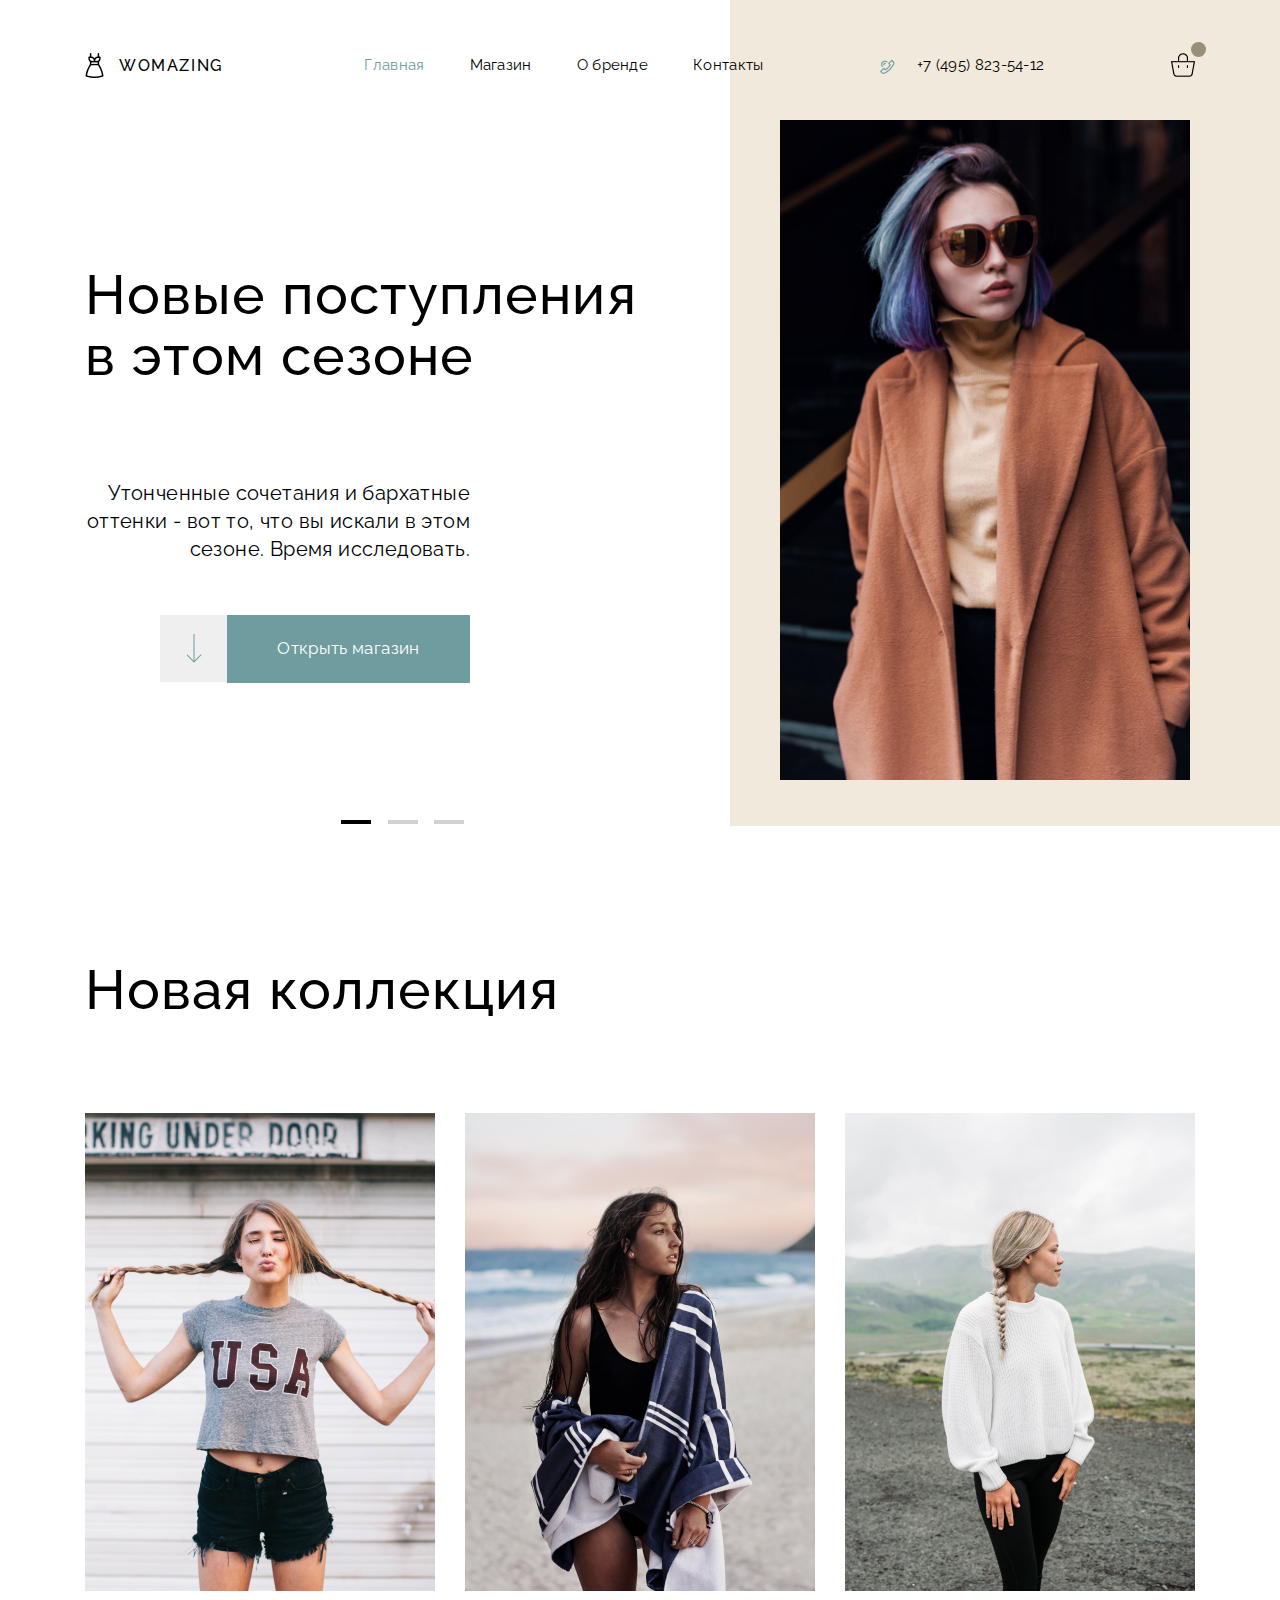
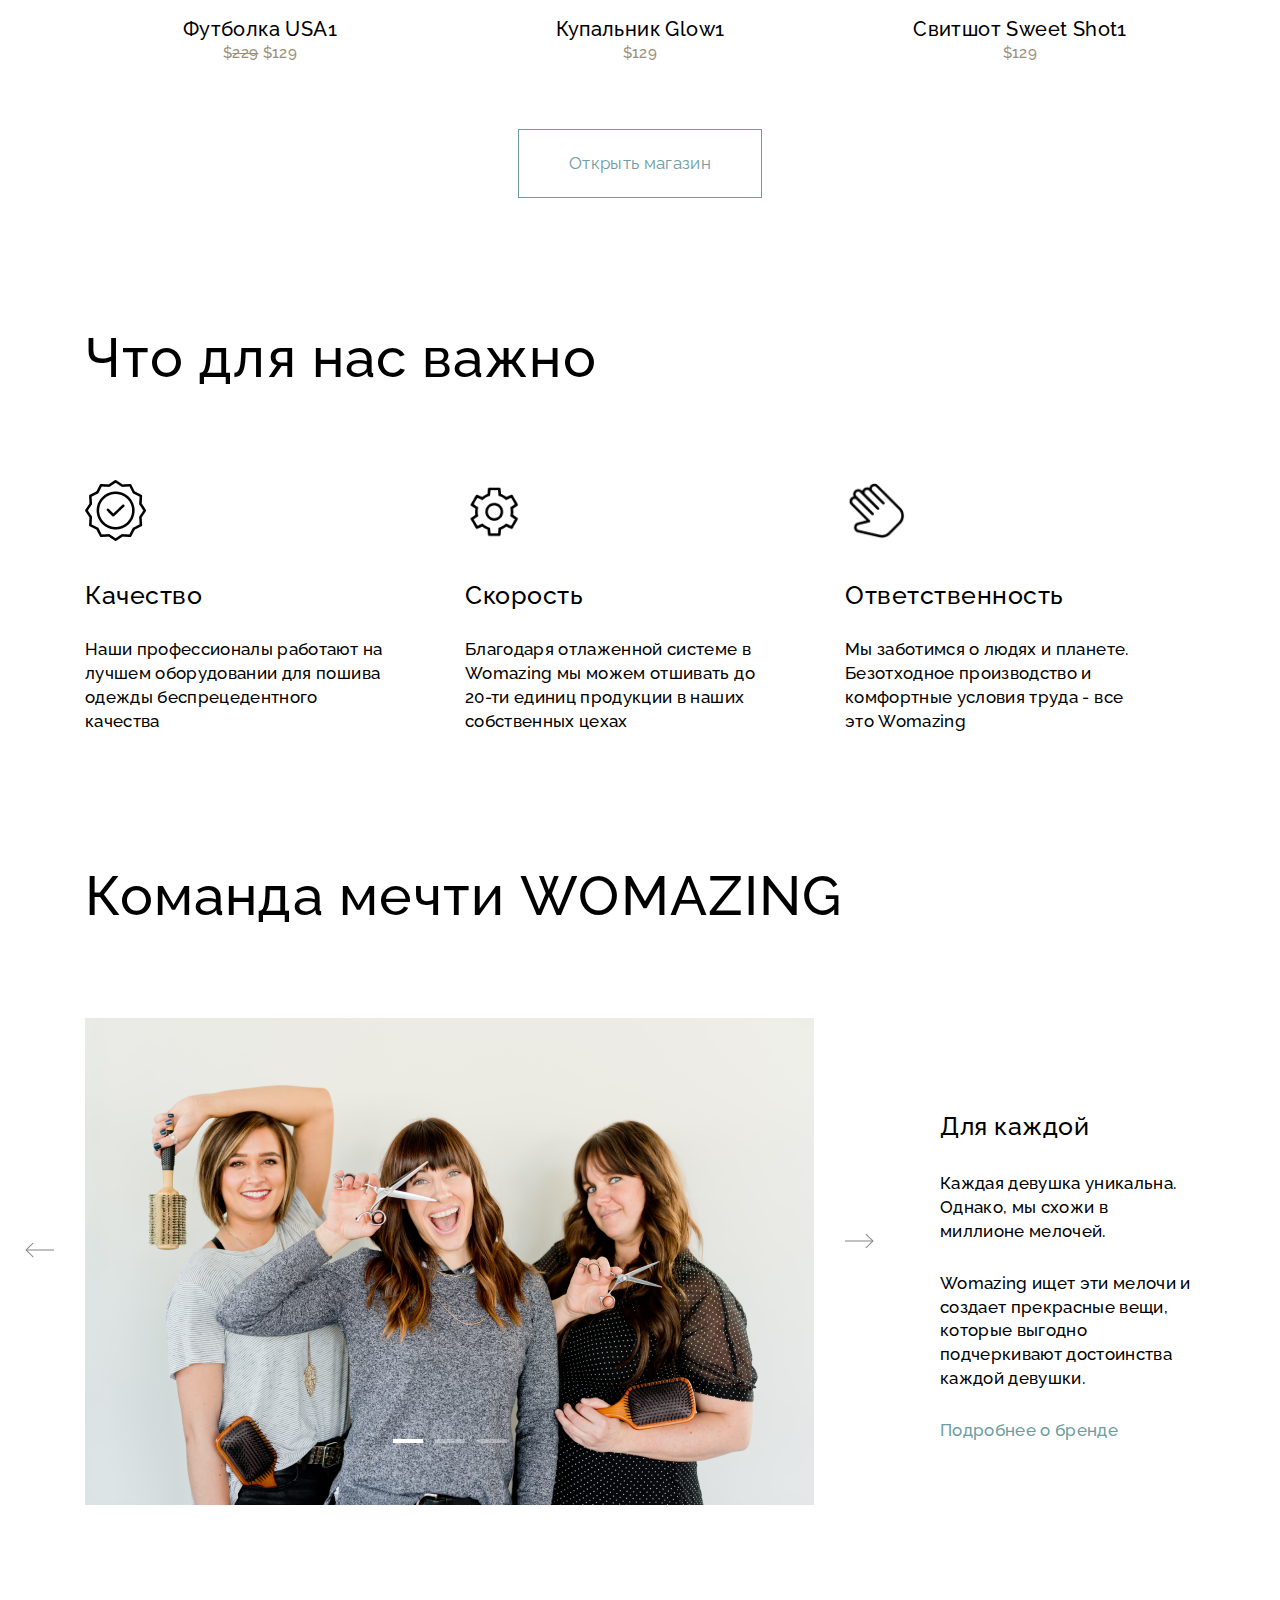
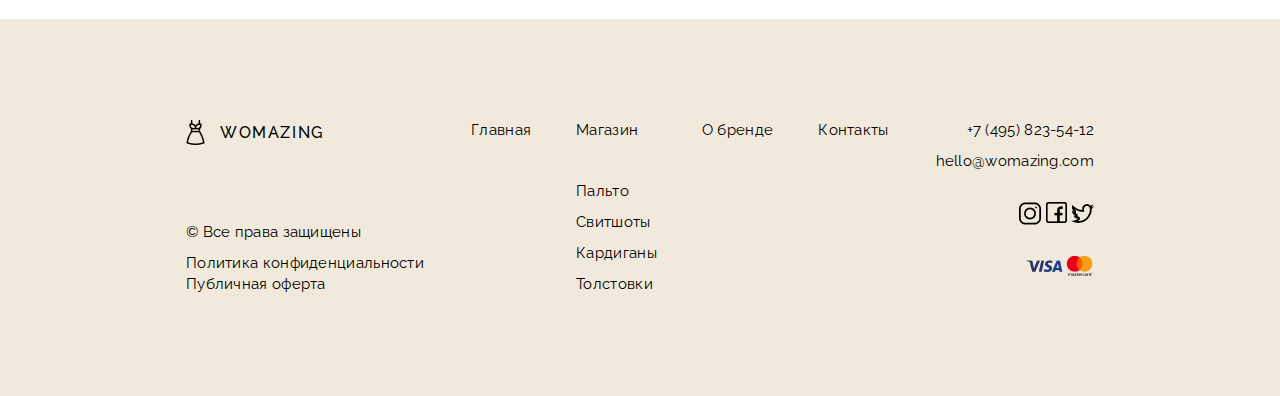
<file: index.html>
<!DOCTYPE html>
<html lang="ru">
<head>
    <meta charset="UTF-8">
    <meta name="viewport" content="width=device-width, initial-scale=1.0">

    <link rel="icon" href="img/logo.png" sizes="72x72" type="image/png">
    <link rel="stylesheet" href="css/style.css">
    <link rel="stylesheet" href="css/style_reset.css">
    <link href="https://fonts.googleapis.com/css2?family=Raleway:wght@400;500&display=swap" rel="stylesheet">
    <title>Moon River</title>
</head>
<body>
<div class="wrapper">
    <div class="header__menu-container">
        <div class="header__menu">
            <div class="header__logo">
                <img src="img/logo.png" alt="cover">
                <p>womazing</p>
            </div>
            <nav class="menu">
                <ul class="menu__list">
                    <li class="menu__item"><a class="__hover menu__item_active" href="index.html">Главная</a></li>
                    <li class="menu__item"><a class="__hover" href="pages/indexMagazine.html">Магазин</a></li>
                    <li class="menu__item"><a class="__hover" href="pages/indexInfo.html">О бренде</a></li>
                    <li class="menu__item"><a class="__hover" href="pages/indexContacts.html">Контакты</a></li>
                </ul>
            </nav>
            <div class="header__calls">
                <div href="#" class="phone"></div>
                <p><a class="header__calls_number" href="tel:+7(495)823-54-12">+7 (495) 823-54-12</a></p>
            </div>
            <div class="bucket"><span></span><a href="pages/indexBin.html"><img src="img/bucket.png" alt="cover"></a></div>
            <div class="menu__logo">
                  <span>
                  </span>
            </div>
        </div>
    </div>
    <header class="header">
        <div class="container">
            <div class="header__content">
                <div class="header__menu-space"></div>

                <div class="header__title __title __slider">
                    <span class="__slider_active">Новые поступления в этом сезоне</span>
                    <span>Включай новый сезон с WOMAZING</span>
                    <span>Что-то новенькое. Мы заждались тебя</span>
                </div>
                <div class="header__text __slider">
                    <p class="__slider_active">Утонченные сочетания и бархатные оттенки - вот то, что вы искали в этом
                        сезоне. Время исследовать.</p>
                    <p>Мы обновили ассортимент - легендарные коллекции и новинки от отечественных дизайнеров</p>
                    <p>Надоело искать себя в сером городе? Настало время новых идей, свежих красок и вдохновения с
                        Womazing!</p>
                </div>

                <div class="header__open-magazine">
                    <a class="scroll__to-collection" href="#colliction">
                        <button class="header__open-arrow"><img src="img/arrowDown.png" alt=""></button>
                    </a>
                    <a href="pages/indexMagazine.html">
                        <button class="header__open-button">Открыть магазин</button>
                    </a>
                </div>
                <div class="header__swap-button">
                    <button id="slider__button_0" class="slider__button header__swap-button_active"></button>
                    <button id="slider__button_1" class="slider__button"></button>
                    <button id="slider__button_2" class="slider__button"></button>
                </div>
            </div>
            <div class="header__right">
                <div class="header__canvas">
                    <div class="header__central-img __slider">
                        <img class="header__central-img img __slider_active" src="img/headerimg.png" alt="cover">
                        <img class="header__central-img img" src="img/headerimg2.png" alt="cover">
                        <img class="header__central-img img" src="img/headerimg3.png" alt="cover">
                    </div>
                    <img class="header__absf-img" src="img/headersmallestimg.png" alt="cover">
                    <img class="header__abst-img" src="img/headersmalimg.png" alt="cover">
                </div>
            </div>
        </div>
    </header>
    <div class="main-block">
        <div class="container">
            <div id="colliction" class="collection-container">
                <h1 class="__title">Новая коллекция</h1>
                <div class="collection-container__gallery">

                    <a href="pages/oneItem.html" onclick="buyItem(0)">
                        <div class="collection-container__slide">
                            <div class="collection-container__image"><img src="img/slider-1.png" alt="cover"></div>
                            <p class="collection-container__image_name">Футболка USA1</p>
                            <p class="collection-container__image_price">$<s
                              class="collection-container__image_price">229</s> $129</p>
                        </div>
                    </a>
                    <a href="pages/oneItem.html" onclick="buyItem(1)">
                        <div class="collection-container__slide">
                            <div class="collection-container__image"><img src="img/slider-2.png" alt="cover"></div>
                            <p class="collection-container__image_name">Купальник Glow1</p>
                            <p class="collection-container__image_price">$129</p>
                        </div>
                    </a>
                    <a href="pages/oneItem.html" onclick="buyItem(2)">
                        <div class="collection-container__slide">
                            <div class="collection-container__image"><img src="img/slider-3.png" alt="cover"></div>
                            <p class="collection-container__image_name">Свитшот Sweet Shot1</p>
                            <p class="collection-container__image_price">$129</p>
                        </div>
                    </a>
                </div>
                <div class="collection-container__buttons">
                    <a href="pages/indexMagazine.html">
                        <button class="collection-container__button">Открыть магазин</button>
                    </a>
                </div>
            </div>

            <div class="important-container">
                <h1 class="__title">Что для нас важно</h1>
                <div class="important-container__content">
                    <div class="important-container__content_cards">
                        <img src="img/quality.png" alt="cover">
                        <h2 class="__subtitle">Качество</h2>
                        <p>Наши профессионалы работают на лучшем оборудовании для пошива одежды беспрецедентного
                            качества</p>
                    </div>
                    <div class="important-container__content_cards">
                        <img src="img/setting.png" alt="cover">
                        <h2 class="__subtitle">Скорость</h2>
                        <p>Благодаря отлаженной системе в Womazing мы можем отшивать до 20-ти единиц продукции в наших
                            собственных цехах</p>
                    </div>
                    <div class="important-container__content_cards">
                        <img src="img/hand.png" alt="cover">
                        <h2 class="__subtitle">Ответственность</h2>
                        <p>Мы заботимся о людях и планете. Безотходное производство и комфортные условия труда - все это
                            Womazing</p>
                    </div>

                </div>
            </div>

            <div class="teamates-container">
                <h1 class="__title">Команда мечти WOMAZING</h1>
                <div class="teamates__slider">
                    <div class="teamates__slide">
                        <div class="teamates__slide-images">
                            <img class="teamates__slide-images_active" src="img/slider-2_1.png" alt="cover">
                            <img src="img/slider-2_2.png" alt="cover">
                            <img src="img/slider-2_3.png" alt="cover">
                        </div>
                        <div class="teamates__swap-buttons">
                        </div>
                        <div class="teamates__slide_left-arr"></div>
                        <div class="teamates__slide_right-arr"></div>
                    </div>
                    <div class="teamates__text">
                        <h2 class="__subtitle">Для каждой</h2>
                        <p>Каждая девушка уникальна. Однако, мы схожи в миллионе мелочей.</p>
                        <p>Womazing ищет эти мелочи и создает прекрасные вещи, которые выгодно подчеркивают достоинства
                            каждой девушки.</p>
                        <a class="__hover" href="#">Подробнее о бренде</a>
                    </div>
                </div>
            </div>
        </div>
    </div>
    <footer class="footer">
        <div class="container">
            <div class="footer-container">
                <div class="footer__logo">
                    <div class="footer__logo_logotype">
                        <img src="img/logo.png" alt="cover">
                        <p>womazing</p>
                    </div>
                    <div class="footer__logo_text">
                        <p>© Все права защищены</p>
                        <p>Политика конфиденциальности</p>
                        <p>Публичная оферта</p>
                    </div>
                </div>

                <nav class="menu">
                    <ul class="menu__list">
                        <li class="menu__item menu__item_active"><a class="__hover" href="#">Главная</a></li>
                        <li class="menu__item">
                            <a class="__hover" href="pages/indexMagazine.html">Магазин</a>
                            <ul class="menu__magazine">
                                <li><a class="__hover" href="pages/magazineCoat.html">Пальто</a></li>
                                <li><a class="__hover" href="pages/magazineSvitshot.html">Свитшоты</a></li>
                                <li><a class="__hover" href="pages/magazineCardigans.html">Кардиганы</a></li>
                                <li><a class="__hover" href="pages/magazineSweatshirts.html">Толстовки</a></li>
                            </ul>
                        </li>
                        <li class="menu__item"><a class="__hover" href="pages/indexInfo.html">О бренде</a></li>
                        <li class="menu__item"><a class="__hover" href="pages/indexContacts.html">Контакты</a></li>
                    </ul>
                </nav>

                <div class="footer__contact">
                    <p>+7 (495) 823-54-12</p>
                    <p>hello@womazing.com</p>
                    <div class="footer__contact_social">
                        <img src="img/instagram.png" alt="cover">
                        <img src="img/facebook.png" alt="cover">
                        <img src="img/twitter.png" alt="cover">
                    </div>
                    <div class="footer__contact_card">
                        <img src="img/visa-mastercard.png" alt="cover">
                    </div>
                </div>
            </div>
        </div>
    </footer>
    <div class="popup-call-back">
        <div class="popup-call-back__body">
            <form action="#">
                <h2 class="popup-call-back__title __subtitle">Заказать обратный звонок</h2>
                <div class="popup-call-back__item">
                    <label for="formname"></label>
                    <input required id="formname" name="name" placeholder="Имя" class="send-form__input">
                </div>
                <div class="popup-call-back__item">
                    <label for="formmail"></label>
                    <input required id="formmail" name="email" placeholder="E-mail" class="send-form__input">
                </div>
                <div class="popup-call-back__item">
                    <label for="formphone"></label>
                    <input required id="formphone" name="phone" placeholder="Телефон" class="send-form__input">
                </div>
                <button type="submit" class="popup-call-back__send-call header__open-button">Заказать звонок</button>
                <div class="popup-call-back__close">

                </div>
            </form>
        </div>
    </div>
</div>
<script type="text/javascript" src="js/script.js"></script>
<script type="text/javascript" src="js/magazineBase.js"></script>
<script type="text/javascript" src="js/buyItems.js"></script>
</body>
</html>
</file>
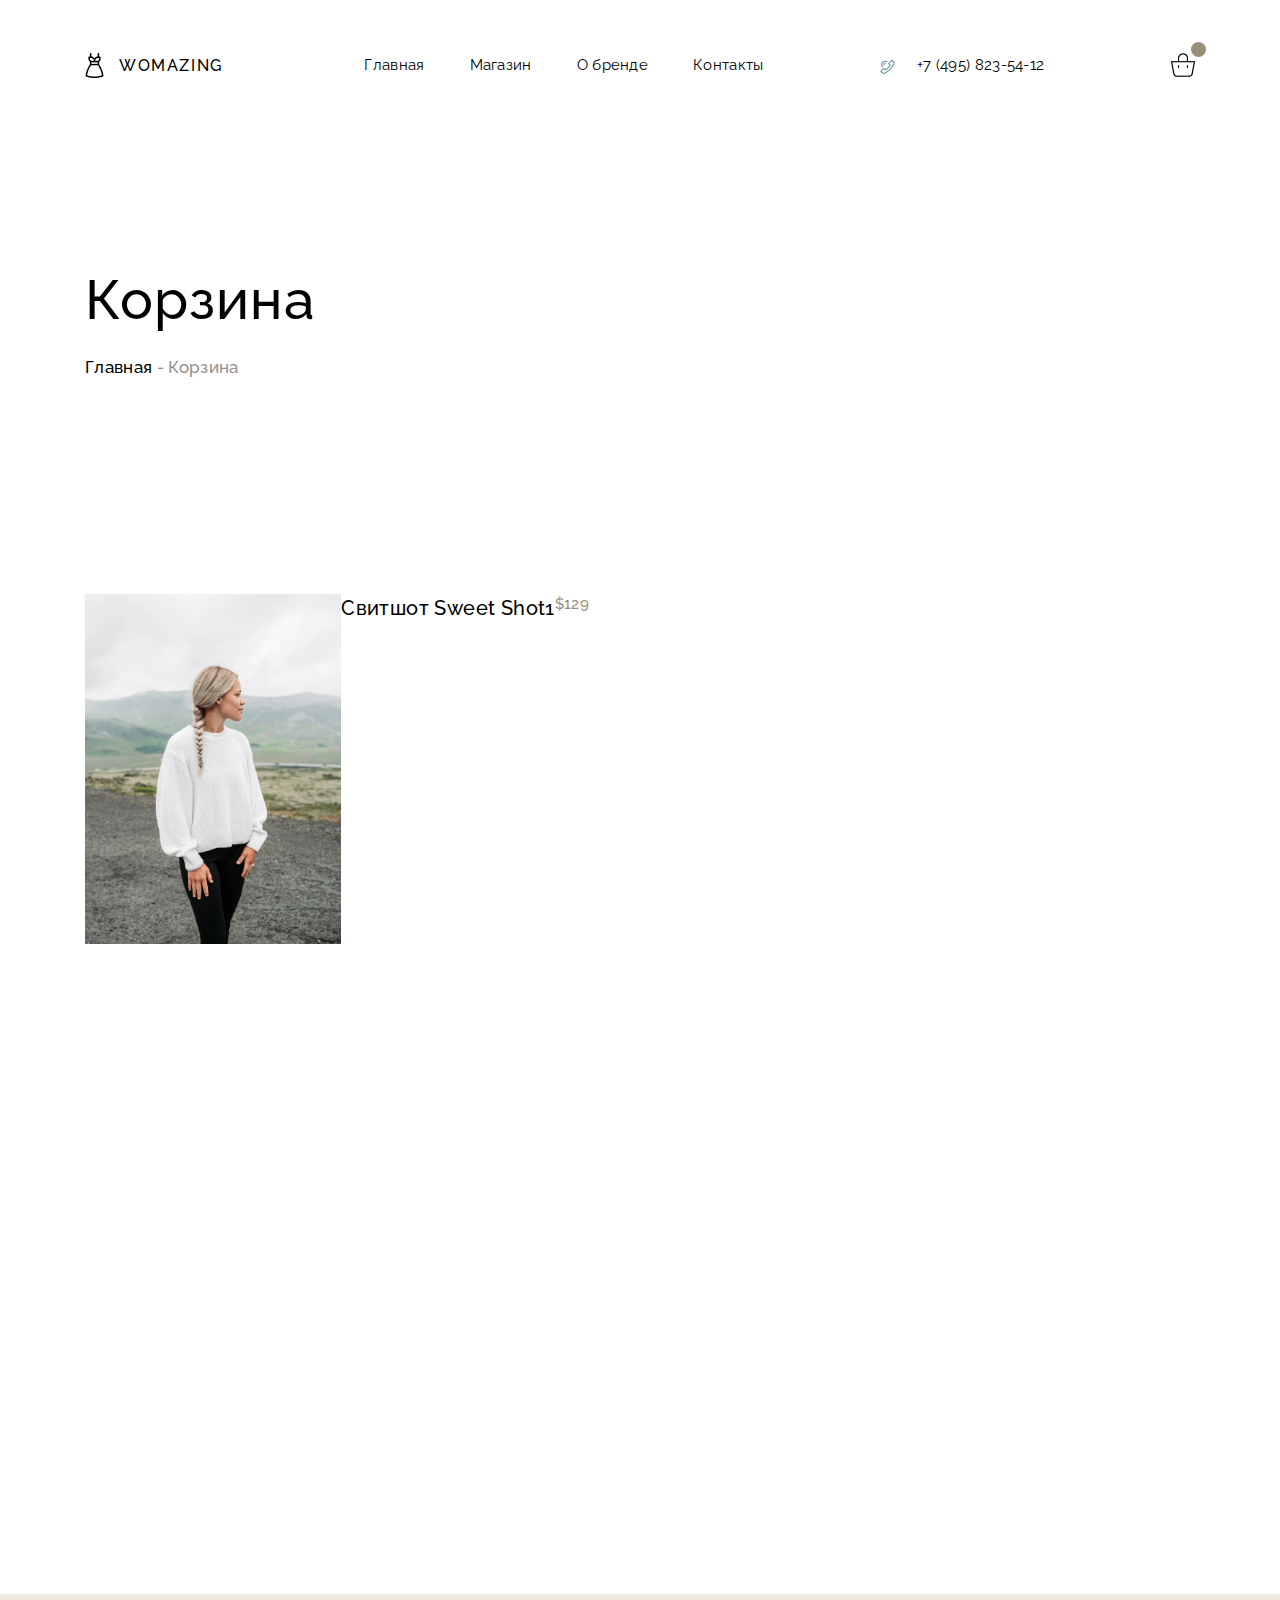
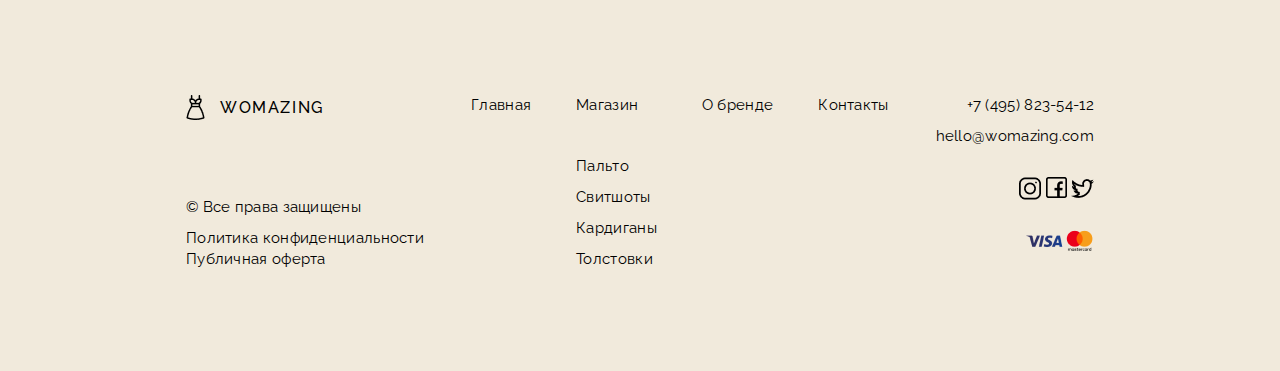
<file: pages/indexBin.html>
<!DOCTYPE html>
<html lang="ru">
<head>
    <meta charset="UTF-8">
    <meta name="viewport" content="width=device-width, initial-scale=1.0">

    <link rel="icon" href="../img/logo.png" sizes="72x72" type="image/png">
    <link rel="stylesheet" href="../css/style.css">
    <link rel="stylesheet" href="../css/style_reset.css">
    <link href="https://fonts.googleapis.com/css2?family=Raleway:wght@400;500&display=swap" rel="stylesheet">
    <title>Moon River</title>
</head>
<body>
<div class="wrapper">
    <div class="header__menu-container">
        <div class="header__menu">
            <div class="header__logo">
                <img src="../img/logo.png" alt="cover">
                <p>womazing</p>
            </div>

            <nav class="menu">
                <ul class="menu__list">
                    <li class="menu__item"><a class="__hover" href="../index.html">Главная</a></li>
                    <li class="menu__item"><a class="__hover" href="indexMagazine.html">Магазин</a></li>
                    <li class="menu__item"><a class="__hover" href="indexInfo.html">О бренде</a></li>
                    <li class="menu__item"><a class="__hover" href="indexContacts.html">Контакты</a></li>
                </ul>
            </nav>
            <div class="header__calls">
                <a href="#" class="phone"></a>
                <p><a class="header__calls_number" href="tel:+7(495)823-54-12">+7 (495) 823-54-12</a></p>
            </div>
            <div class="bucket"><span></span><a href="indexBin.html"><img src="../img/bucket.png" alt="cover"></a></div>
            <div class="menu__logo">
					<span>
					</span>
            </div>
        </div>
    </div>

    <div class="main-block">
        <div class="container">
            <div class="header__menu-space"></div>
            <div class="magazine__title">
                <p class="__title magazine__title_text">Корзина</p>
                <p class="magazine__title_crumbs"><a class="__hover" href="../index.html">Главная</a> - Корзина</p>
            </div>
            <div class="main-block__items">
                <div class="main-block__title">

                </div>
                <a href="pages/oneItem.html" onclick="buyItem(2)">
                    <div class="main-block__item">
                        <div class="collection-container__image"><img src="../img/slider-3.png" alt="cover"></div>
                        <p class="collection-container__image_name">Свитшот Sweet Shot1</p>
                        <p class="collection-container__image_price">$129</p>
                    </div>
                </a>
            </div>
        </div>
    </div>

    <footer class="footer">
        <div class="container">
            <div class="footer-container">
                <div class="footer__logo">
                    <div class="footer__logo_logotype">
                        <img src="../img/logo.png" alt="cover">
                        <p>womazing</p>
                    </div>
                    <div class="footer__logo_text">
                        <p>© Все права защищены</p>
                        <p>Политика конфиденциальности</p>
                        <p>Публичная оферта</p>
                    </div>
                </div>

                <nav class="menu">
                    <ul class="menu__list">
                        <li class="menu__item menu__item_active"><a class="__hover" href="../index.html">Главная</a>
                        </li>
                        <li class="menu__item">
                            <a class="__hover" href="indexMagazine.html">Магазин</a>
                            <ul class="menu__magazine">
                                <li><a class="__hover" href="magazineCoat.html">Пальто</a></li>
                                <li><a class="__hover" href="magazineSvitshot.html">Свитшоты</a></li>
                                <li><a class="__hover" href="magazineCardigans.html">Кардиганы</a></li>
                                <li><a class="__hover" href="magazineSweatshirts.html">Толстовки</a></li>
                            </ul>
                        </li>
                        <li class="menu__item"><a class="__hover" href="indexInfo.html">О бренде</a></li>
                        <li class="menu__item"><a class="__hover" href="indexContacts.html">Контакты</a></li>
                    </ul>
                </nav>

                <div class="footer__contact">
                    <p>+7 (495) 823-54-12</p>
                    <p>hello@womazing.com</p>
                    <div class="footer__contact_social">
                        <img src="../img/instagram.png" alt="cover">
                        <img src="../img/facebook.png" alt="cover">
                        <img src="../img/twitter.png" alt="cover">
                    </div>
                    <div class="footer__contact_card">
                        <img src="../img/visa-mastercard.png" alt="cover">
                    </div>
                </div>
            </div>
        </div>
    </footer>
    <div class="popup-call-back">
        <div class="popup-call-back__body">
            <form action="#">
                <h2 class="popup-call-back__title __subtitle">Заказать обратный звонок</h2>
                <div class="popup-call-back__item">
                    <label for="formname"></label>
                    <input required id="formname" name="name" placeholder="Имя" class="send-form__input">
                </div>
                <div class="popup-call-back__item">
                    <label for="formmail"></label>
                    <input required id="formmail" name="email" placeholder="E-mail" class="send-form__input">
                </div>
                <div class="popup-call-back__item">
                    <label for="formphone"></label>
                    <input required id="formphone" name="phone" placeholder="Телефон" class="send-form__input">
                </div>
                <button type="submit" class="popup-call-back__send-call header__open-button">Заказать звонок</button>
                <div class="popup-call-back__close">

                </div>
            </form>
        </div>
    </div>
</div>
<script type="text/javascript" src="../js/script.js"></script>
<script type="text/javascript" src="../js/bin.js"></script>

</body>
</html>
</file>
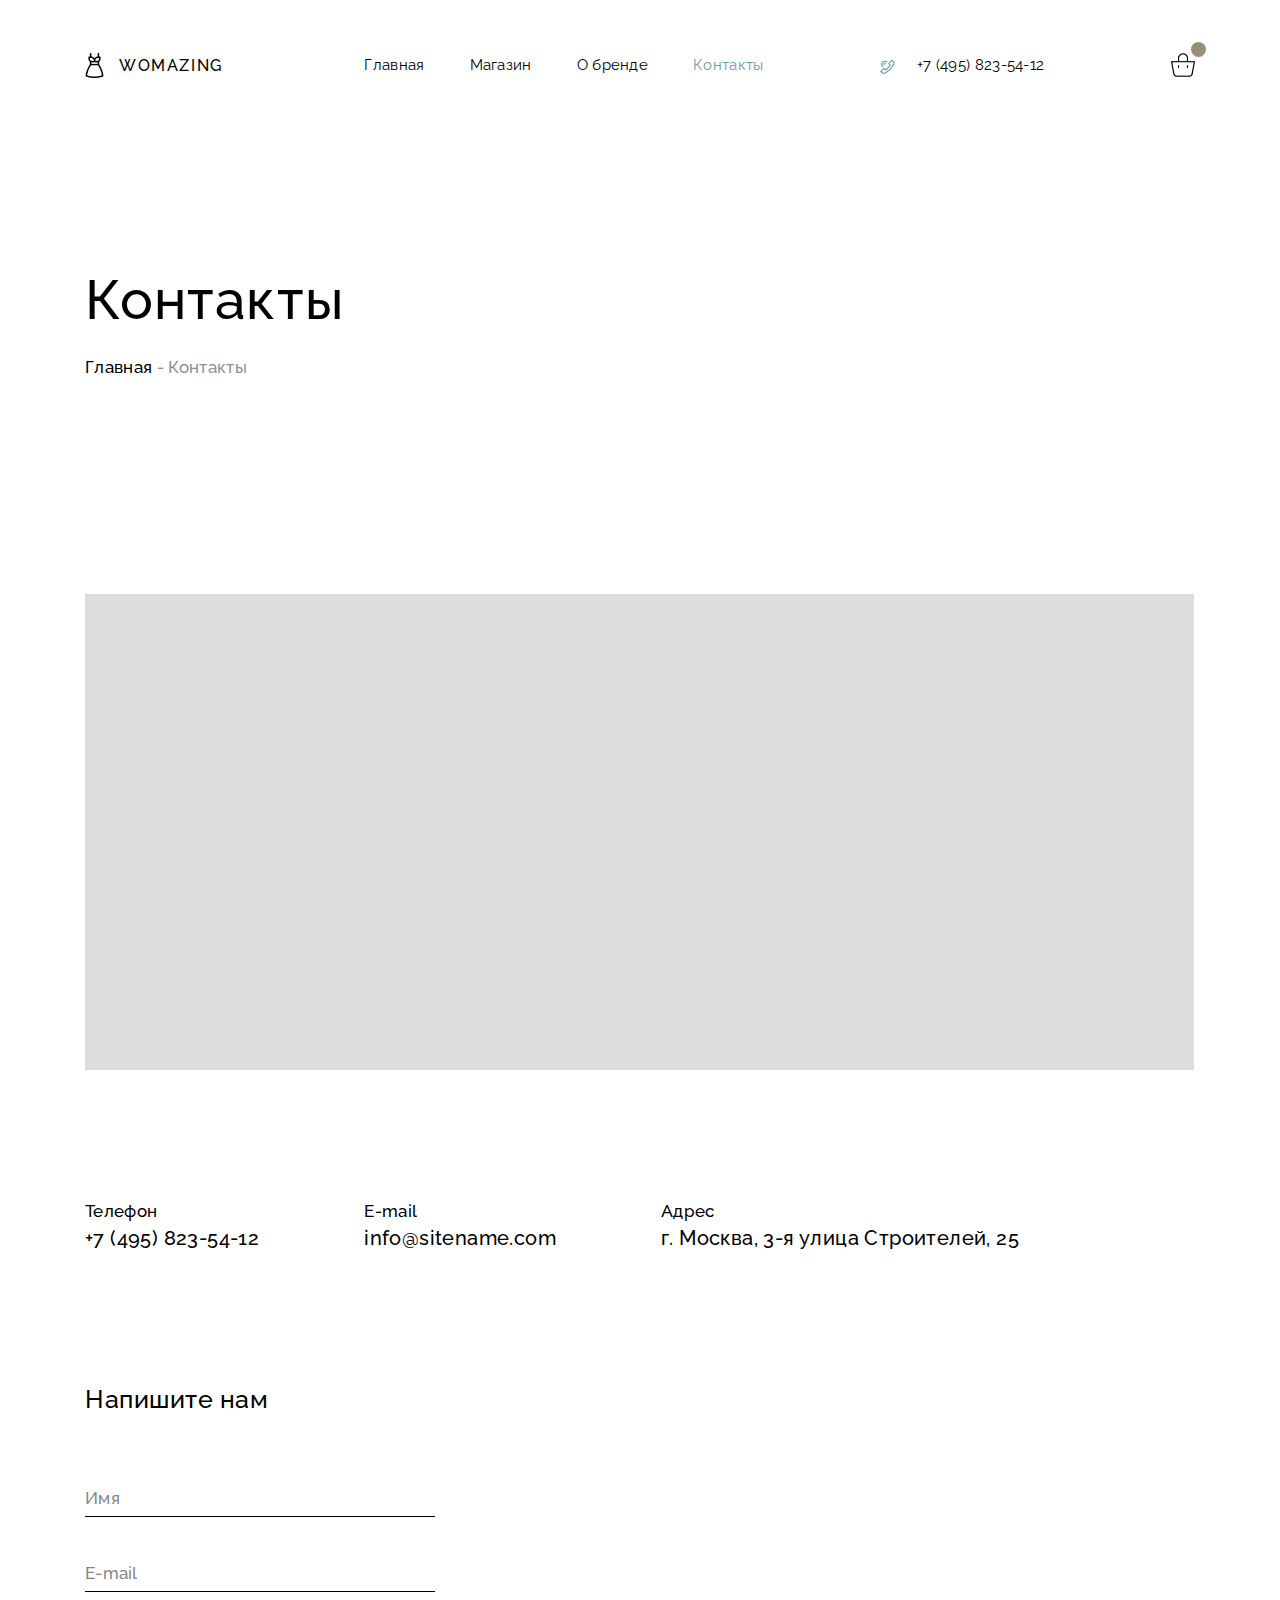
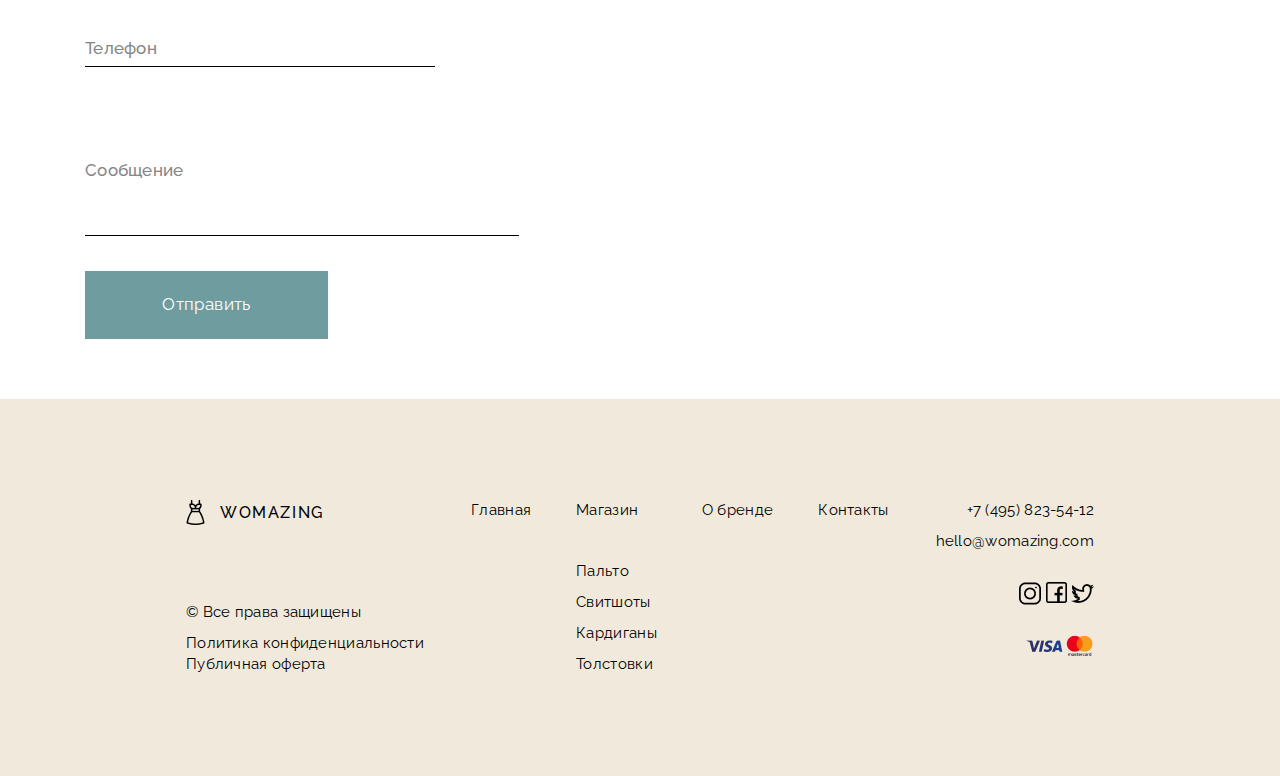
<file: pages/indexContacts.html>
<!DOCTYPE html>
<html lang="ru">
<head>
    <meta charset="UTF-8">
    <meta name="viewport" content="width=device-width, initial-scale=1.0">

    <link rel="icon" href="../img/logo.png" sizes="72x72" type="image/png">
    <link rel="stylesheet" href="../css/style.css">
    <link rel="stylesheet" href="../css/style_reset.css">
    <link href="https://fonts.googleapis.com/css2?family=Raleway:wght@400;500&display=swap" rel="stylesheet">
    <title>Moon River</title>
</head>
<body>
<div class="wrapper">
    <div class="header__menu-container">
        <div class="header__menu">
            <div class="header__logo">
                <img src="../img/logo.png" alt="cover">
                <p>womazing</p>
            </div>

            <nav class="menu">
                <ul class="menu__list">
                    <li class="menu__item"><a class="__hover" href="../index.html">Главная</a></li>
                    <li class="menu__item"><a class="__hover" href="indexMagazine.html">Магазин</a></li>
                    <li class="menu__item"><a class="__hover" href="indexInfo.html">О бренде</a></li>
                    <li class="menu__item"><a class="__hover menu__item_active" href="#">Контакты</a></li>
                </ul>
            </nav>
            <div class="header__calls">
                <a href="#" class="phone"></a>
                <p><a class="header__calls_number" href="tel:+7(495)823-54-12">+7 (495) 823-54-12</a></p>
            </div>
            <div class="bucket"><span></span><a href="indexBin.html"><img src="../img/bucket.png" alt="cover"></a></div>
            <div class="menu__logo">
					<span>
					</span>
            </div>
        </div>
    </div>

    <div class="main-block">
        <div class="container">
            <div class="header__menu-space"></div>
            <div class="magazine__title">
                <p class="__title magazine__title_text">Контакты</p>
                <p class="magazine__title_crumbs"><a class="__hover" href="../index.html">Главная</a> - Контакты</p>
            </div>
            <div class="main__map">

            </div>
            <div class="main__contacts">
                <div class="main__contacts_phone">
                    <p>Телефон</p>
                    <p><a class="header__calls_number" href="tel:+7(495)823-54-12">+7 (495) 823-54-12</a></p>
                </div>
                <div class="main__contacts_e-mail">
                    <p>E-mail</p>
                    <p><a href="mailto: info@sitename.com">info@sitename.com</a></p>
                </div>
                <div class="main__contacts_address">
                    <p>Адрес</p>
                    <p>г. Москва, 3-я улица Строителей, 25</p>
                </div>
            </div>
            <form action="#" id="send-form" class="send-form__body">
                <h2 class="send-form__title __subtitle">Напишите нам</h2>
                <div class="send-form__item">
                    <label for="formname"></label>
                    <input required id="formname" name="name" placeholder="Имя" class="send-form__input">
                </div>
                <div class="send-form__item">
                    <label for="formmail"></label>
                    <input required id="formmail" name="email" placeholder="E-mail" class="send-form__input">
                </div>
                <div class="send-form__item">
                    <label for="formphone"></label>
                    <input required id="formphone" name="phone" placeholder="Телефон" class="send-form__input">
                </div>
                <div class="send-form__item send-form__item_big-text">
                    <label for="formmessage"></label>
                    <input required id="formmessage" name="message" placeholder="Сообщение" class="send-form__input">
                </div>
                <button type="submit" class="header__open-button">Отправить</button>
            </form>
            <div class="main__form-send"><p>Сообщение успешно отправлено</p></div>
        </div>
    </div>

    <footer class="footer">
        <div class="container">
            <div class="footer-container">
                <div class="footer__logo">
                    <div class="footer__logo_logotype">
                        <img src="../img/logo.png" alt="cover">
                        <p>womazing</p>
                    </div>
                    <div class="footer__logo_text">
                        <p>© Все права защищены</p>
                        <p>Политика конфиденциальности</p>
                        <p>Публичная оферта</p>
                    </div>
                </div>

                <nav class="menu">
                    <ul class="menu__list">
                        <li class="menu__item menu__item_active"><a class="__hover" href="../index.html">Главная</a>
                        </li>
                        <li class="menu__item">
                            <a class="__hover" href="indexMagazine.html">Магазин</a>
                            <ul class="menu__magazine">
                                <li><a class="__hover" href="#">Пальто</a></li>
                                <li><a class="__hover" href="#">Свитшоты</a></li>
                                <li><a class="__hover" href="#">Кардиганы</a></li>
                                <li><a class="__hover" href="#">Толстовки</a></li>
                            </ul>
                        </li>
                        <li class="menu__item"><a class="__hover" href="indexInfo.html">О бренде</a></li>
                        <li class="menu__item"><a class="__hover" href="#">Контакты</a></li>
                    </ul>
                </nav>

                <div class="footer__contact">
                    <p>+7 (495) 823-54-12</p>
                    <p>hello@womazing.com</p>
                    <div class="footer__contact_social">
                        <img src="../img/instagram.png" alt="cover">
                        <img src="../img/facebook.png" alt="cover">
                        <img src="../img/twitter.png" alt="cover">
                    </div>
                    <div class="footer__contact_card">
                        <img src="../img/visa-mastercard.png" alt="cover">
                    </div>
                </div>
            </div>
        </div>
    </footer>
    <div class="popup-call-back">
        <div class="popup-call-back__body">
            <form action="#">
                <h2 class="popup-call-back__title __subtitle">Заказать обратный звонок</h2>
                <div class="popup-call-back__item">
                    <label for="formname"></label>
                    <input required id="formname" name="name" placeholder="Имя" class="send-form__input">
                </div>
                <div class="popup-call-back__item">
                    <label for="formmail"></label>
                    <input required id="formmail" name="email" placeholder="E-mail" class="send-form__input">
                </div>
                <div class="popup-call-back__item">
                    <label for="formphone"></label>
                    <input required id="formphone" name="phone" placeholder="Телефон" class="send-form__input">
                </div>
                <button type="submit" class="popup-call-back__send-call header__open-button">Заказать звонок</button>
                <div class="popup-call-back__close">

                </div>
            </form>
        </div>
    </div>
</div>
<script type="text/javascript" src="../js/script.js"></script>
</body>
</html>
</file>
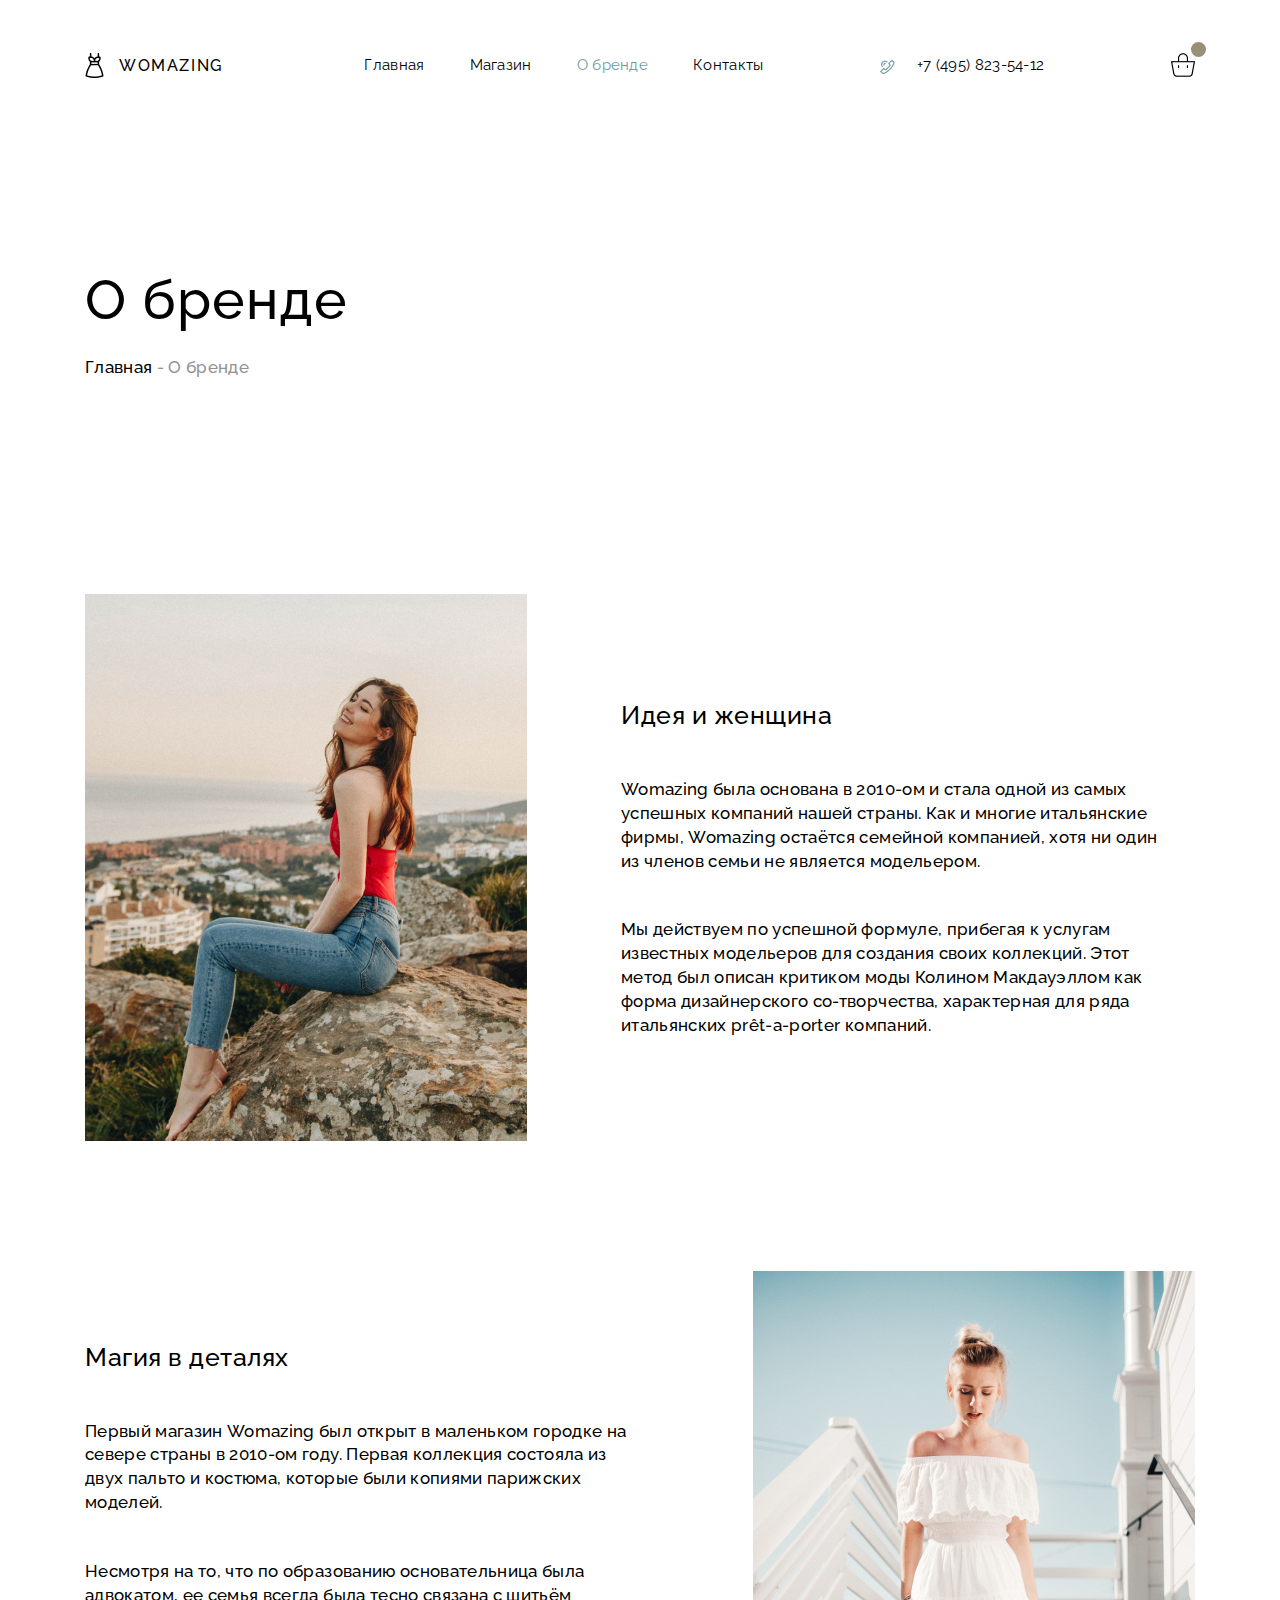
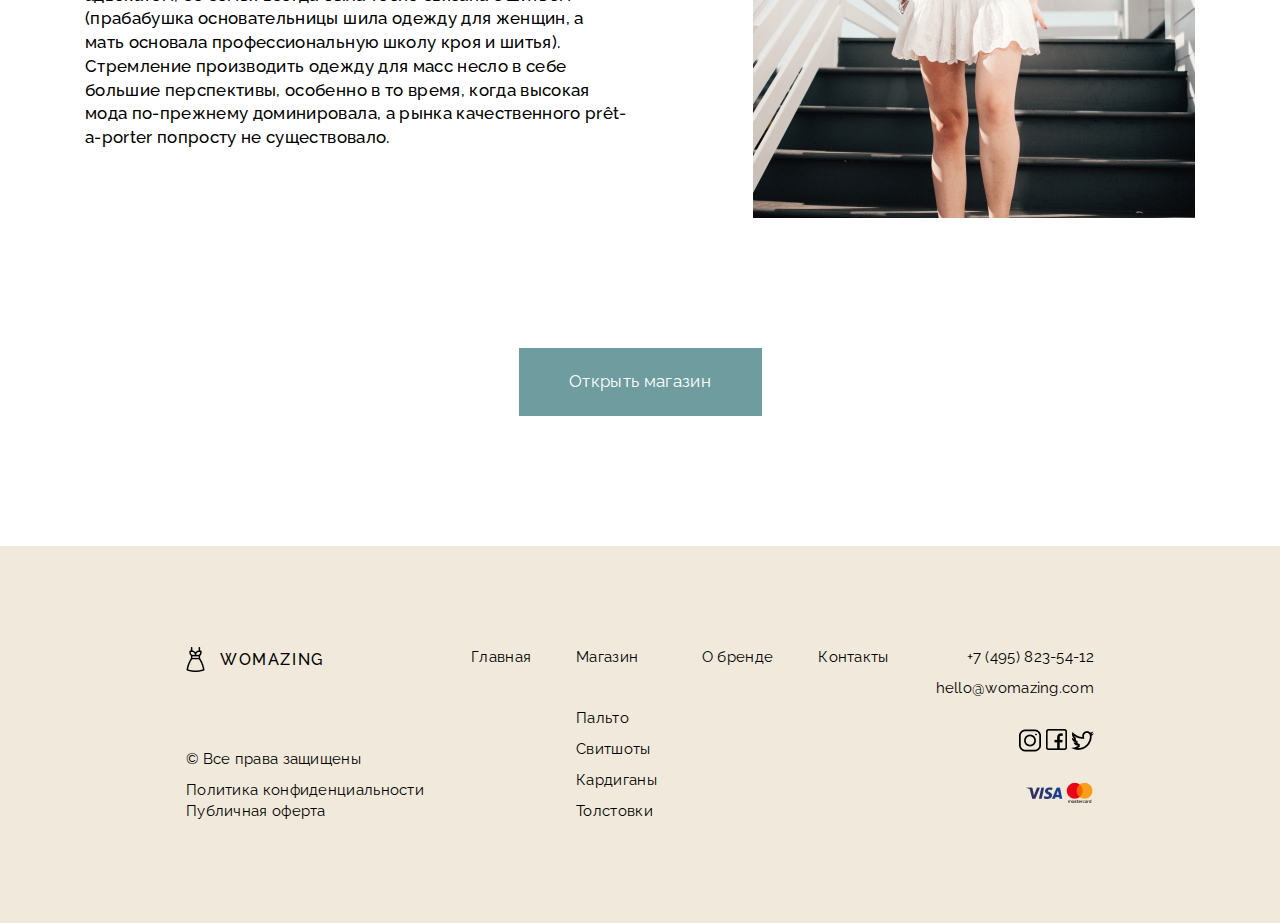
<file: pages/indexInfo.html>
<!DOCTYPE html>
<html lang="ru">
<head>
    <meta charset="UTF-8">
    <meta name="viewport" content="width=device-width, initial-scale=1.0">

    <link rel="icon" href="../img/logo.png" sizes="72x72" type="image/png">
    <link rel="stylesheet" href="../css/style.css">
    <link rel="stylesheet" href="../css/style_reset.css">
    <link href="https://fonts.googleapis.com/css2?family=Raleway:wght@400;500&display=swap" rel="stylesheet">
    <title>Moon River</title>
</head>
<body>
<div class="wrapper">
    <div class="header__menu-container">
        <div class="header__menu">
            <div class="header__logo">
                <img src="../img/logo.png" alt="cover">
                <p>womazing</p>
            </div>

            <nav class="menu">
                <ul class="menu__list">
                    <li class="menu__item"><a class="__hover" href="../index.html">Главная</a></li>
                    <li class="menu__item"><a class="__hover" href="indexMagazine.html">Магазин</a></li>
                    <li class="menu__item"><a class="__hover menu__item_active" href="#">О бренде</a></li>
                    <li class="menu__item"><a class="__hover" href="indexContacts.html">Контакты</a></li>
                </ul>
            </nav>
            <div class="header__calls">
                <a href="#" class="phone"></a>
                <p><a class="header__calls_number" href="tel:+7(495)823-54-12">+7 (495) 823-54-12</a></p>
            </div>
            <div class="bucket"><span></span><a href="indexBin.html"><img src="../img/bucket.png" alt="cover"></a></div>
            <div class="menu__logo">
					<span>
					</span>
            </div>
        </div>
    </div>

    <div class="main-block">
        <div class="container">
            <div class="header__menu-space"></div>
            <div class="magazine__title">
                <p class="__title magazine__title_text">О бренде</p>
                <p class="magazine__title_crumbs"><a class="__hover" href="../index.html">Главная</a> - О бренде</p>
            </div>
            <div class="info-main">
                <sector class="info-main__top">
                    <img src="../img/info1.png" alt="cover">
                    <span class="info-main__top_text info-main_text">
							<h2 class="__subtitle">Идея и женщина</h2>
							<p>Womazing была основана в 2010-ом и стала одной из самых успешных компаний нашей страны. Как и многие итальянские фирмы, Womazing остаётся семейной компанией, хотя ни один из членов семьи не является модельером.</p>

							<p>Мы действуем по успешной формуле, прибегая к услугам известных модельеров для создания своих коллекций. Этот метод был описан критиком моды Колином Макдауэллом как форма дизайнерского со-творчества, характерная для ряда итальянских prêt-a-porter компаний. </p>
							
						</span>
                </sector>
                <sector class="info-main__bottom">
						<span class="info-main__bottom_text info-main_text">
							<h2 class="__subtitle">Магия в деталях</h2>
							<p>Первый магазин Womazing был открыт в маленьком городке на севере страны в 2010-ом году. Первая коллекция состояла из двух пальто и костюма, которые были копиями парижских моделей.</p>

							<p>Несмотря на то, что по образованию основательница была адвокатом, ее семья всегда была тесно связана с шитьём (прабабушка основательницы шила одежду для женщин, а мать основала профессиональную школу кроя и шитья). Стремление производить одежду для масс несло в себе большие перспективы, особенно в то время, когда высокая мода по-прежнему доминировала, а рынка качественного prêt-a-porter попросту не существовало. </p>	
							
						</span>
                    <img src="../img/info2.png" alt="cover">
                </sector>
                <a href="indexMagazine.html">
                    <button class="header__open-button info-main__top_button">Открыть магазин</button>
                </a>

            </div>
        </div>
    </div>

    <footer class="footer">
        <div class="container">
            <div class="footer-container">
                <div class="footer__logo">
                    <div class="footer__logo_logotype">
                        <img src="../img/logo.png" alt="cover">
                        <p>womazing</p>
                    </div>
                    <div class="footer__logo_text">
                        <p>© Все права защищены</p>
                        <p>Политика конфиденциальности</p>
                        <p>Публичная оферта</p>
                    </div>
                </div>

                <nav class="menu">
                    <ul class="menu__list">
                        <li class="menu__item menu__item_active"><a class="__hover" href="../index.html">Главная</a>
                        </li>
                        <li class="menu__item">
                            <a class="__hover" href="indexMagazine.html">Магазин</a>
                            <ul class="menu__magazine">
                                <li><a class="__hover" href="#">Пальто</a></li>
                                <li><a class="__hover" href="#">Свитшоты</a></li>
                                <li><a class="__hover" href="#">Кардиганы</a></li>
                                <li><a class="__hover" href="#">Толстовки</a></li>
                            </ul>
                        </li>
                        <li class="menu__item"><a class="__hover" href="#">О бренде</a></li>
                        <li class="menu__item"><a class="__hover" href="indexContacts.html">Контакты</a></li>
                    </ul>
                </nav>

                <div class="footer__contact">
                    <p>+7 (495) 823-54-12</p>
                    <p>hello@womazing.com</p>
                    <div class="footer__contact_social">
                        <img src="../img/instagram.png" alt="cover">
                        <img src="../img/facebook.png" alt="cover">
                        <img src="../img/twitter.png" alt="cover">
                    </div>
                    <div class="footer__contact_card">
                        <img src="../img/visa-mastercard.png" alt="cover">
                    </div>
                </div>
            </div>
        </div>
    </footer>
    <div class="popup-call-back">
        <div class="popup-call-back__body">
            <form action="#">
                <h2 class="popup-call-back__title __subtitle">Заказать обратный звонок</h2>
                <div class="popup-call-back__item">
                    <label for="formname"></label>
                    <input required id="formname" name="name" placeholder="Имя" class="send-form__input">
                </div>
                <div class="popup-call-back__item">
                    <label for="formmail"></label>
                    <input required id="formmail" name="email" placeholder="E-mail" class="send-form__input">
                </div>
                <div class="popup-call-back__item">
                    <label for="formphone"></label>
                    <input required id="formphone" name="phone" placeholder="Телефон" class="send-form__input">
                </div>
                <button type="submit" class="popup-call-back__send-call header__open-button">Заказать звонок</button>
                <div class="popup-call-back__close">

                </div>
            </form>
        </div>
    </div>
</div>
<script type="text/javascript" src="../js/script.js"></script>
</body>
</html>
</file>
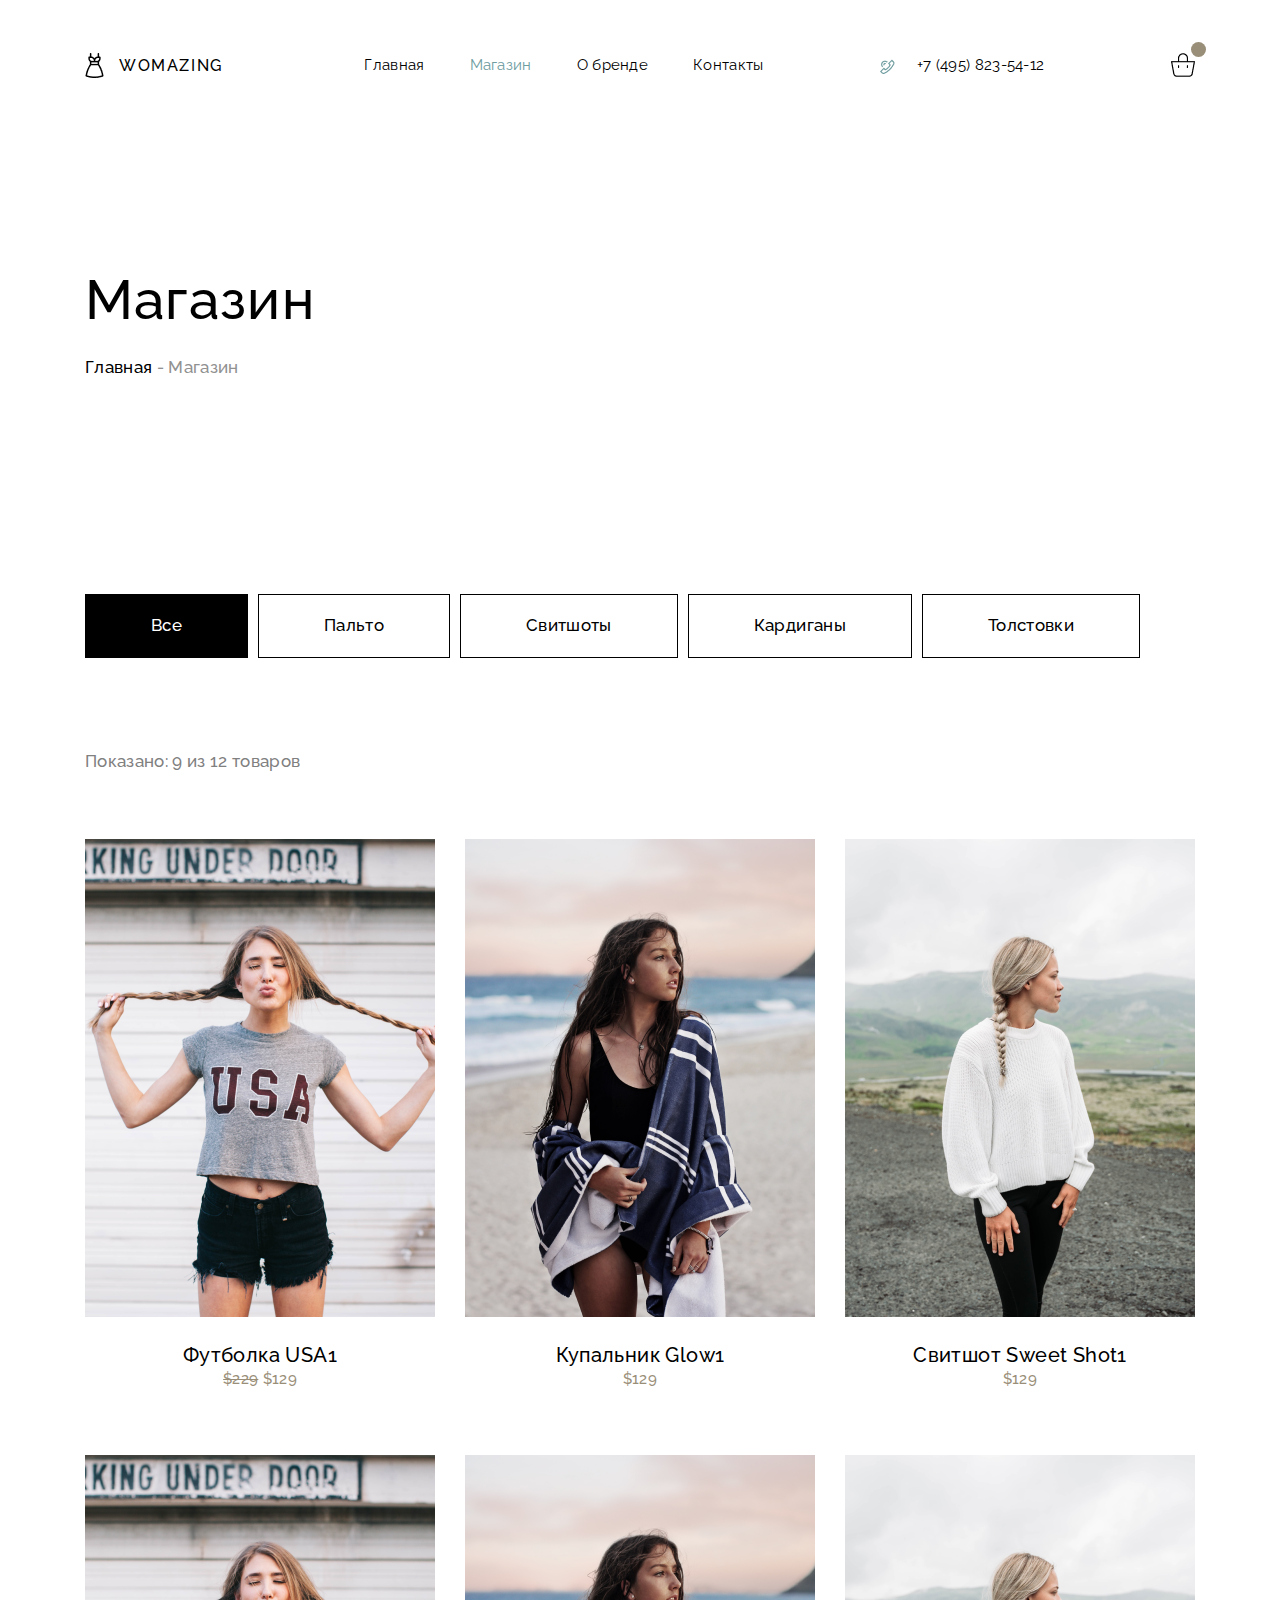
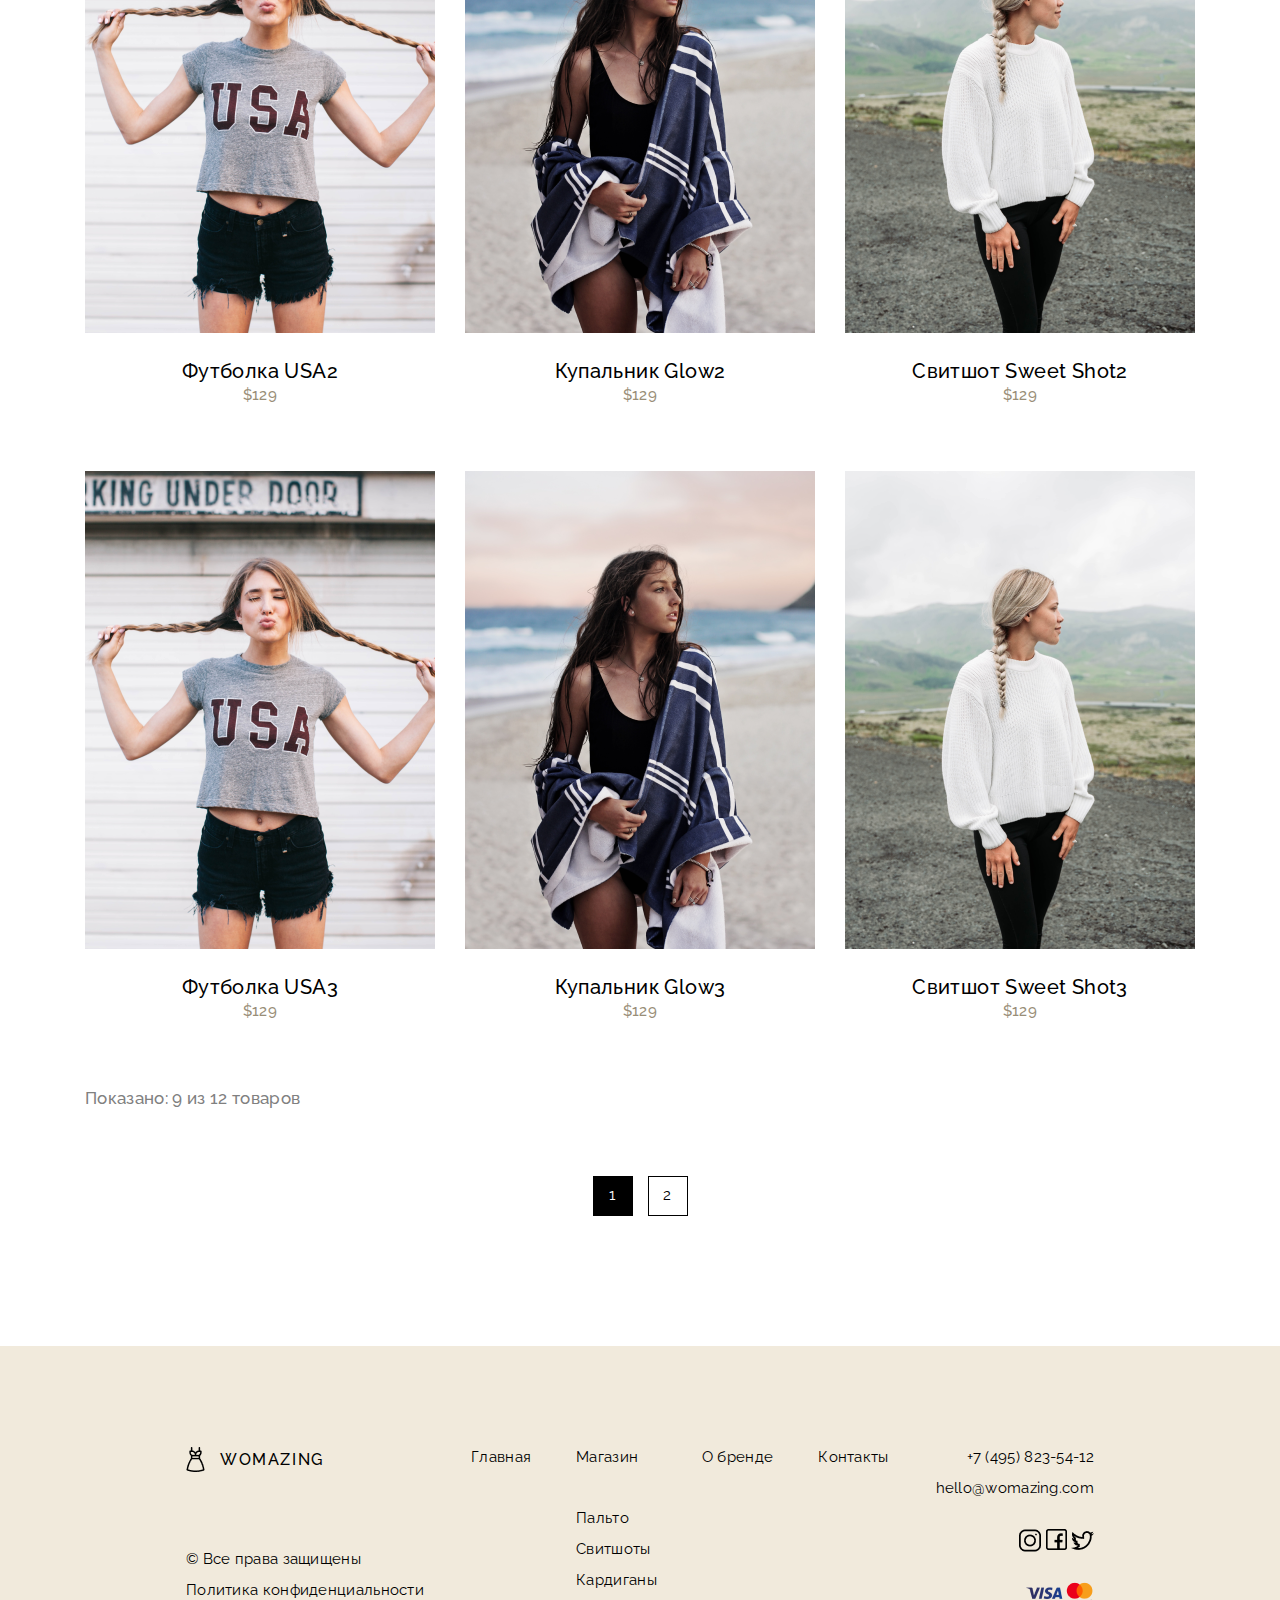
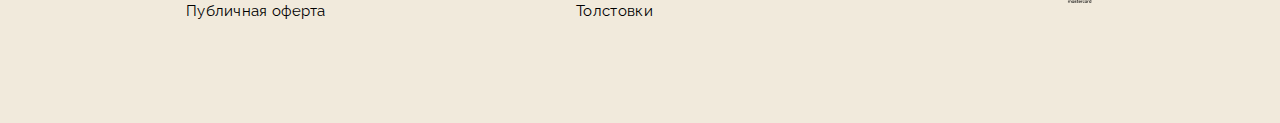
<file: pages/indexMagazine.html>
<!DOCTYPE html>
<html lang="ru">
<head>
    <meta charset="UTF-8">
    <meta name="viewport" content="width=device-width, initial-scale=1.0">

    <link rel="icon" href="../img/logo.png" sizes="72x72" type="image/png">
    <link rel="stylesheet" href="../css/style.css">
    <link rel="stylesheet" href="../css/style_reset.css">
    <link href="https://fonts.googleapis.com/css2?family=Raleway:wght@400;500&display=swap" rel="stylesheet">
    <title>Moon River</title>
</head>
<body>
<div class="wrapper">
    <div class="header__menu-container">
        <div class="header__menu">
            <div class="header__logo">
                <img src="../img/logo.png" alt="cover">
                <p>womazing</p>
            </div>

            <nav class="menu">
                <ul class="menu__list">
                    <li class="menu__item"><a class="__hover" href="../index.html">Главная</a></li>
                    <li class="menu__item"><a class="__hover menu__item_active" href="#">Магазин</a></li>
                    <li class="menu__item"><a class="__hover" href="indexInfo.html">О бренде</a></li>
                    <li class="menu__item"><a class="__hover" href="indexContacts.html">Контакты</a></li>
                </ul>
            </nav>
            <div class="header__calls">
                <a href="#" class="phone"></a>
                <p><a class="header__calls_number" href="tel:+7(495)823-54-12">+7 (495) 823-54-12</a></p>
            </div>
            <div class="bucket"><span></span><a href="indexBin.html"><img src="../img/bucket.png" alt="cover"></a></div>
            <div class="menu__logo">
					<span>
					</span>
            </div>
        </div>
    </div>
    <div class="main-block">
        <div class="container">
            <div class="header__menu-space"></div>

            <div class="magazine__title">
                <p class="__title magazine__title_text ">Магазин</p>
                <p class="magazine__title_crumbs"><a class="__hover" href="../index.html">Главная</a> - Магазин</p>
            </div>
            <div class="sort-buttons">
                <a href="indexMagazine.html"><button id="sort-button0" class="sort-button sort-button_active">Все</button></a>
                <a href="magazineCoat.html"><button id="sort-button1" class="sort-button">Пальто</button></a>
                <a href="magazineSvitshot.html"><button id="sort-button2" class="sort-button">Свитшоты</button></a>
                <a href="magazineCardigans.html"><button id="sort-button3" class="sort-button">Кардиганы</button></a>
                <a href="magazineSweatshirts.html"><button id="sort-button4" class="sort-button">Толстовки</button></a>
            </div>
            <div class="magazine__subtitle">
                <p class="magazine__subtitle_text">
                    Показано: 9 из 12 товаров
                </p>
            </div>
            <div class="magazine__slides">

            </div>
            <div class="magazine__collection-container">

                <div class="magazine__subtitle">
                    <p class="magazine__subtitle_text">
                        Показано: 9 из 12 товаров
                    </p>
                </div>
                <div class="magazine__pagination">

                </div>
            </div>
        </div>
    </div>
    <footer class="footer">
        <div class="container">
            <div class="footer-container">
                <div class="footer__logo">
                    <div class="footer__logo_logotype">
                        <img src="../img/logo.png" alt="cover">
                        <p>womazing</p>
                    </div>
                    <div class="footer__logo_text">
                        <p>© Все права защищены</p>
                        <p>Политика конфиденциальности</p>
                        <p>Публичная оферта</p>
                    </div>
                </div>

                <nav class="menu">
                    <ul class="menu__list">
                        <li class="menu__item menu__item_active"><a class="__hover" href="../index.html">Главная</a>
                        </li>
                        <li class="menu__item">
                            <a class="__hover" href="indexMagazine.html">Магазин</a>
                            <ul class="menu__magazine">
                                <li><a class="__hover" href="magazineCoat.html">Пальто</a></li>
                                <li><a class="__hover" href="magazineSvitshot.html">Свитшоты</a></li>
                                <li><a class="__hover" href="magazineCardigans.html">Кардиганы</a></li>
                                <li><a class="__hover" href="magazineSweatshirts.html">Толстовки</a></li>
                            </ul>
                        </li>
                        <li class="menu__item"><a class="__hover" href="indexInfo.html">О бренде</a></li>
                        <li class="menu__item"><a class="__hover" href="indexContacts.html">Контакты</a></li>
                    </ul>
                </nav>

                <div class="footer__contact">
                    <p>+7 (495) 823-54-12</p>
                    <p>hello@womazing.com</p>
                    <div class="footer__contact_social">
                        <img src="../img/instagram.png" alt="cover">
                        <img src="../img/facebook.png" alt="cover">
                        <img src="../img/twitter.png" alt="cover">
                    </div>
                    <div class="footer__contact_card">
                        <img src="../img/visa-mastercard.png" alt="cover">
                    </div>
                </div>
            </div>
        </div>
    </footer>
    <div class="popup-call-back">
        <div class="popup-call-back__body">
            <form action="#">
                <h2 class="popup-call-back__title __subtitle">Заказать обратный звонок</h2>
                <div class="popup-call-back__item">
                    <label for="formname"></label>
                    <input required id="formname" name="name" placeholder="Имя" class="send-form__input">
                </div>
                <div class="popup-call-back__item">
                    <label for="formmail"></label>
                    <input required id="formmail" name="email" placeholder="E-mail" class="send-form__input">
                </div>
                <div class="popup-call-back__item">
                    <label for="formphone"></label>
                    <input required id="formphone" name="phone" placeholder="Телефон" class="send-form__input">
                </div>
                <button type="submit" class="popup-call-back__send-call header__open-button">Заказать звонок</button>
                <div class="popup-call-back__close">

                </div>
            </form>
        </div>
    </div>
</div>
<script type="text/javascript" src="../js/magazineBase.js"></script>
<script type="text/javascript" src="../js/buyItems.js"></script>
<script type="text/javascript" src="../js/script.js"></script>
<script type="text/javascript" src="../js/pagination.js"></script>
</body>
</html>
</file>
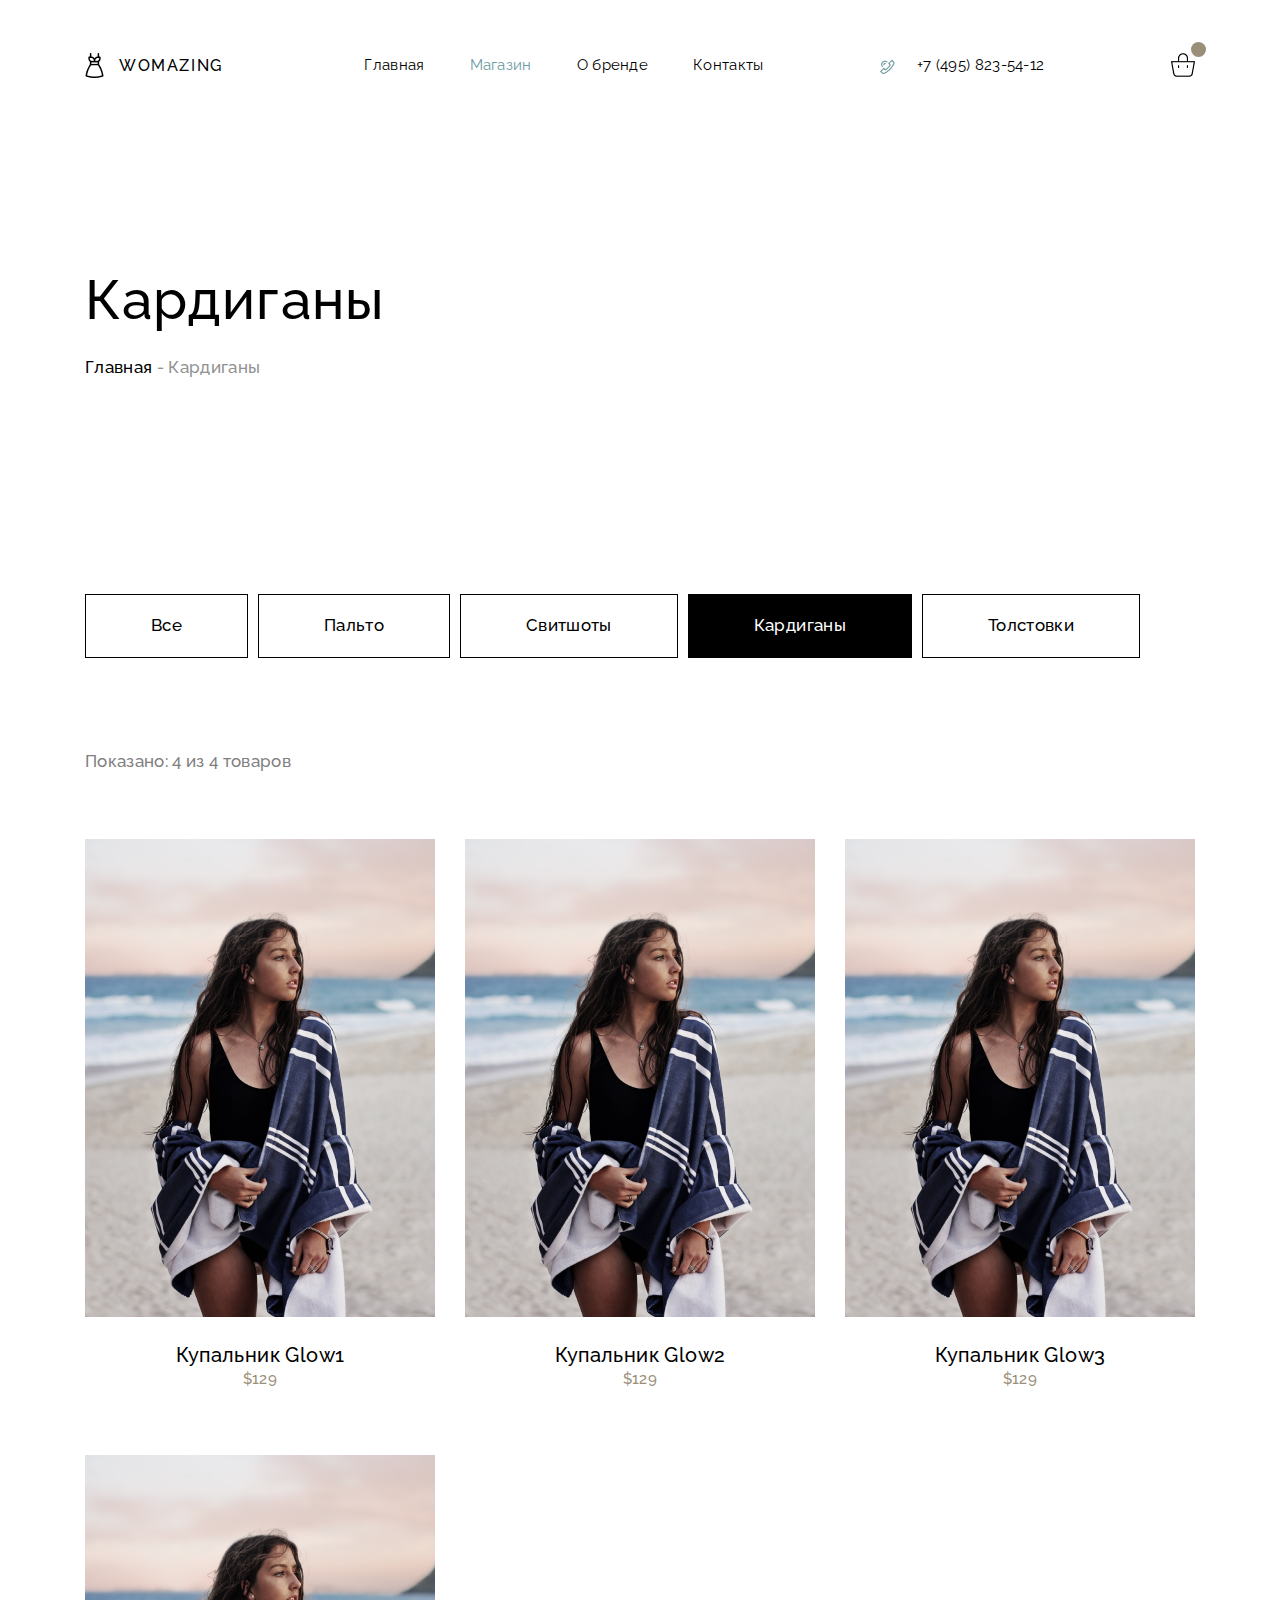
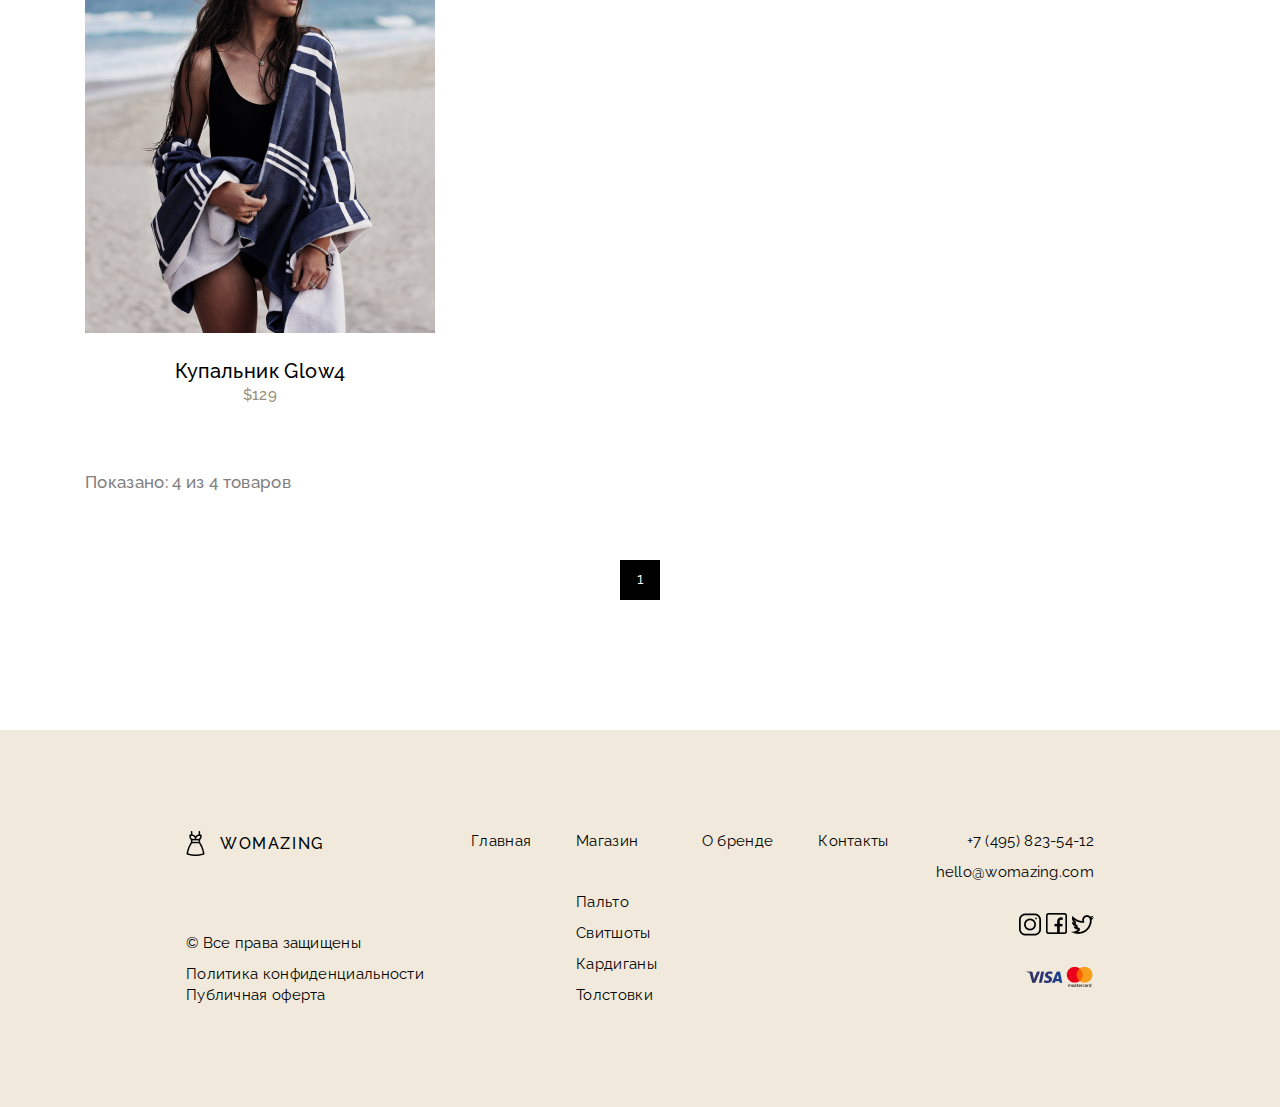
<file: pages/magazineCardigans.html>
<!DOCTYPE html>
<html lang="ru">
<head>
    <meta charset="UTF-8">
    <meta name="viewport" content="width=device-width, initial-scale=1.0">

    <link rel="icon" href="../img/logo.png" sizes="72x72" type="image/png">
    <link rel="stylesheet" href="../css/style.css">
    <link rel="stylesheet" href="../css/style_reset.css">
    <link href="https://fonts.googleapis.com/css2?family=Raleway:wght@400;500&display=swap" rel="stylesheet">
    <title>Moon River</title>
</head>
<body>
<div class="wrapper">
    <div class="header__menu-container">
        <div class="header__menu">
            <div class="header__logo">
                <img src="../img/logo.png" alt="cover">
                <p>womazing</p>
            </div>

            <nav class="menu">
                <ul class="menu__list">
                    <li class="menu__item"><a class="__hover" href="../index.html">Главная</a></li>
                    <li class="menu__item"><a class="__hover menu__item_active" href="#">Магазин</a></li>
                    <li class="menu__item"><a class="__hover" href="indexInfo.html">О бренде</a></li>
                    <li class="menu__item"><a class="__hover" href="indexContacts.html">Контакты</a></li>
                </ul>
            </nav>
            <div class="header__calls">
                <a href="#" class="phone"></a>
                <p><a class="header__calls_number" href="tel:+7(495)823-54-12">+7 (495) 823-54-12</a></p>
            </div>
            <div class="bucket"><span></span><a href="indexBin.html"><img src="../img/bucket.png" alt="cover"></a></div>
            <div class="menu__logo">
					<span>
					</span>
            </div>
        </div>
    </div>
    <div class="main-block">
        <div class="container">
            <div class="header__menu-space"></div>

            <div class="magazine__title">
                <p class="__title magazine__title_text">Кардиганы</p>
                <p class="magazine__title_crumbs"><a class="__hover" href="../index.html">Главная</a> - Кардиганы</p>
            </div>
            <div class="sort-buttons">
                <a href="indexMagazine.html"><button id="sort-button0" class="sort-button">Все</button></a>
                <a href="magazineCoat.html"><button id="sort-button1" class="sort-button">Пальто</button></a>
                <a href="magazineSvitshot.html"><button id="sort-button2" class="sort-button">Свитшоты</button></a>
                <a href="magazineCardigans.html"><button id="sort-button3" class="sort-button sort-button_active">Кардиганы</button></a>
                <a href="magazineSweatshirts.html"><button id="sort-button4" class="sort-button">Толстовки</button></a>
            </div>
            <div class="magazine__subtitle">
                <p class="magazine__subtitle_text">
                    Показано: 9 из 12 товаров
                </p>
            </div>
            <div class="magazine__slides">

            </div>
            <div class="magazine__collection-container">

                <div class="magazine__subtitle">
                    <p class="magazine__subtitle_text">
                        Показано: 9 из 12 товаров
                    </p>
                </div>
                <div class="magazine__pagination">

                </div>
            </div>
        </div>
    </div>
    <footer class="footer">
        <div class="container">
            <div class="footer-container">
                <div class="footer__logo">
                    <div class="footer__logo_logotype">
                        <img src="../img/logo.png" alt="cover">
                        <p>womazing</p>
                    </div>
                    <div class="footer__logo_text">
                        <p>© Все права защищены</p>
                        <p>Политика конфиденциальности</p>
                        <p>Публичная оферта</p>
                    </div>
                </div>

                <nav class="menu">
                    <ul class="menu__list">
                        <li class="menu__item menu__item_active"><a class="__hover" href="../index.html">Главная</a>
                        </li>
                        <li class="menu__item">
                            <a class="__hover" href="indexMagazine.html">Магазин</a>
                            <ul class="menu__magazine">
                                <li><a class="__hover" href="magazineCoat.html">Пальто</a></li>
                                <li><a class="__hover" href="magazineSvitshot.html">Свитшоты</a></li>
                                <li><a class="__hover" href="magazineCardigans.html">Кардиганы</a></li>
                                <li><a class="__hover" href="magazineSweatshirts.html">Толстовки</a></li>
                            </ul>
                        </li>
                        <li class="menu__item"><a class="__hover" href="indexInfo.html">О бренде</a></li>
                        <li class="menu__item"><a class="__hover" href="indexContacts.html">Контакты</a></li>
                    </ul>
                </nav>

                <div class="footer__contact">
                    <p>+7 (495) 823-54-12</p>
                    <p>hello@womazing.com</p>
                    <div class="footer__contact_social">
                        <img src="../img/instagram.png" alt="cover">
                        <img src="../img/facebook.png" alt="cover">
                        <img src="../img/twitter.png" alt="cover">
                    </div>
                    <div class="footer__contact_card">
                        <img src="../img/visa-mastercard.png" alt="cover">
                    </div>
                </div>
            </div>
        </div>
    </footer>
    <div class="popup-call-back">
        <div class="popup-call-back__body">
            <form action="#">
                <h2 class="popup-call-back__title __subtitle">Заказать обратный звонок</h2>
                <div class="popup-call-back__item">
                    <label for="formname"></label>
                    <input required id="formname" name="name" placeholder="Имя" class="send-form__input">
                </div>
                <div class="popup-call-back__item">
                    <label for="formmail"></label>
                    <input required id="formmail" name="email" placeholder="E-mail" class="send-form__input">
                </div>
                <div class="popup-call-back__item">
                    <label for="formphone"></label>
                    <input required id="formphone" name="phone" placeholder="Телефон" class="send-form__input">
                </div>
                <button type="submit" class="popup-call-back__send-call header__open-button">Заказать звонок</button>
                <div class="popup-call-back__close">

                </div>
            </form>
        </div>
    </div>
</div>
<script type="text/javascript" src="../js/buyItems.js"></script>
<script type="text/javascript" src="../js/magazineBase.js"></script>
<script type="text/javascript" src="../js/script.js"></script>
<script type="text/javascript" src="../js/pagination.js"></script>
</body>
</html>
</file>
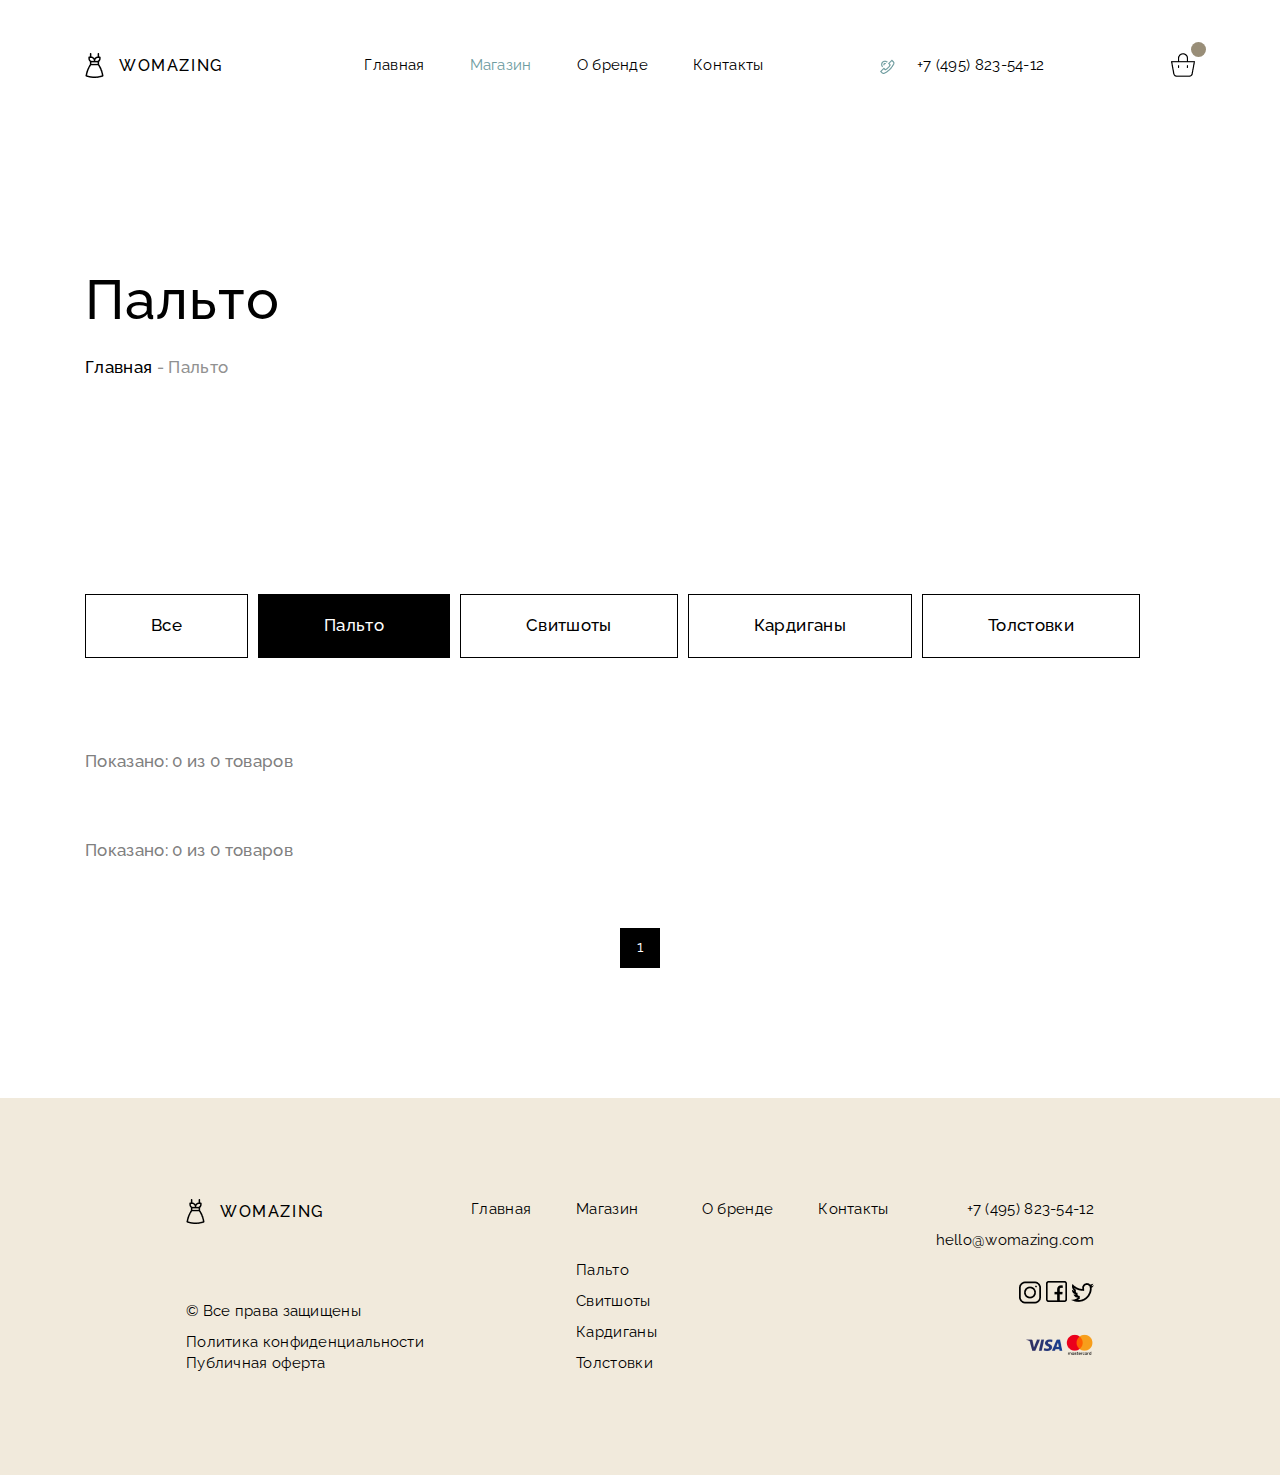
<file: pages/magazineCoat.html>
<!DOCTYPE html>
<html lang="ru">
<head>
    <meta charset="UTF-8">
    <meta name="viewport" content="width=device-width, initial-scale=1.0">

    <link rel="icon" href="../img/logo.png" sizes="72x72" type="image/png">
    <link rel="stylesheet" href="../css/style.css">
    <link rel="stylesheet" href="../css/style_reset.css">
    <link href="https://fonts.googleapis.com/css2?family=Raleway:wght@400;500&display=swap" rel="stylesheet">
    <title>Moon River</title>
</head>
<body>
<div class="wrapper">
    <div class="header__menu-container">
        <div class="header__menu">
            <div class="header__logo">
                <img src="../img/logo.png" alt="cover">
                <p>womazing</p>
            </div>

            <nav class="menu">
                <ul class="menu__list">
                    <li class="menu__item"><a class="__hover" href="../index.html">Главная</a></li>
                    <li class="menu__item"><a class="__hover menu__item_active" href="#">Магазин</a></li>
                    <li class="menu__item"><a class="__hover" href="indexInfo.html">О бренде</a></li>
                    <li class="menu__item"><a class="__hover" href="indexContacts.html">Контакты</a></li>
                </ul>
            </nav>
            <div class="header__calls">
                <a href="#" class="phone"></a>
                <p><a class="header__calls_number" href="tel:+7(495)823-54-12">+7 (495) 823-54-12</a></p>
            </div>
            <div class="bucket"><span></span><a href="indexBin.html"><img src="../img/bucket.png" alt="cover"></a></div>
            <div class="menu__logo">
					<span>
					</span>
            </div>
        </div>
    </div>
    <div class="main-block">
        <div class="container">
            <div class="header__menu-space"></div>

            <div class="magazine__title">
                <p class="__title magazine__title_text">Пальто</p>
                <p class="magazine__title_crumbs"><a class="__hover" href="../index.html">Главная</a> - Пальто</p>
            </div>
            <div class="sort-buttons">
                <a href="indexMagazine.html"><button id="sort-button0" class="sort-button">Все</button></a>
                <a href="magazineCoat.html"><button id="sort-button1" class="sort-button sort-button_active">Пальто</button></a>
                <a href="magazineSvitshot.html"><button id="sort-button2" class="sort-button">Свитшоты</button></a>
                <a href="magazineCardigans.html"><button id="sort-button3" class="sort-button">Кардиганы</button></a>
                <a href="magazineSweatshirts.html"><button id="sort-button4" class="sort-button">Толстовки</button></a>
            </div>
            <div class="magazine__subtitle">
                <p class="magazine__subtitle_text">
                    Показано: 9 из 12 товаров
                </p>
            </div>
            <div class="magazine__slides">

            </div>
            <div class="magazine__collection-container">

                <div class="magazine__subtitle">
                    <p class="magazine__subtitle_text">
                        Показано: 9 из 12 товаров
                    </p>
                </div>
                <div class="magazine__pagination">

                </div>
            </div>
        </div>
    </div>
    <footer class="footer">
        <div class="container">
            <div class="footer-container">
                <div class="footer__logo">
                    <div class="footer__logo_logotype">
                        <img src="../img/logo.png" alt="cover">
                        <p>womazing</p>
                    </div>
                    <div class="footer__logo_text">
                        <p>© Все права защищены</p>
                        <p>Политика конфиденциальности</p>
                        <p>Публичная оферта</p>
                    </div>
                </div>

                <nav class="menu">
                    <ul class="menu__list">
                        <li class="menu__item menu__item_active"><a class="__hover" href="../index.html">Главная</a>
                        </li>
                        <li class="menu__item">
                            <a class="__hover" href="indexMagazine.html">Магазин</a>
                            <ul class="menu__magazine">
                                <li><a class="__hover" href="magazineCoat.html">Пальто</a></li>
                                <li><a class="__hover" href="magazineSvitshot.html">Свитшоты</a></li>
                                <li><a class="__hover" href="magazineCardigans.html">Кардиганы</a></li>
                                <li><a class="__hover" href="magazineSweatshirts.html">Толстовки</a></li>
                            </ul>
                        </li>
                        <li class="menu__item"><a class="__hover" href="indexInfo.html">О бренде</a></li>
                        <li class="menu__item"><a class="__hover" href="indexContacts.html">Контакты</a></li>
                    </ul>
                </nav>

                <div class="footer__contact">
                    <p>+7 (495) 823-54-12</p>
                    <p>hello@womazing.com</p>
                    <div class="footer__contact_social">
                        <img src="../img/instagram.png" alt="cover">
                        <img src="../img/facebook.png" alt="cover">
                        <img src="../img/twitter.png" alt="cover">
                    </div>
                    <div class="footer__contact_card">
                        <img src="../img/visa-mastercard.png" alt="cover">
                    </div>
                </div>
            </div>
        </div>
    </footer>
    <div class="popup-call-back">
        <div class="popup-call-back__body">
            <form action="#">
                <h2 class="popup-call-back__title __subtitle">Заказать обратный звонок</h2>
                <div class="popup-call-back__item">
                    <label for="formname"></label>
                    <input required id="formname" name="name" placeholder="Имя" class="send-form__input">
                </div>
                <div class="popup-call-back__item">
                    <label for="formmail"></label>
                    <input required id="formmail" name="email" placeholder="E-mail" class="send-form__input">
                </div>
                <div class="popup-call-back__item">
                    <label for="formphone"></label>
                    <input required id="formphone" name="phone" placeholder="Телефон" class="send-form__input">
                </div>
                <button type="submit" class="popup-call-back__send-call header__open-button">Заказать звонок</button>
                <div class="popup-call-back__close">

                </div>
            </form>
        </div>
    </div>
</div>
<script type="text/javascript" src="../js/buyItems.js"></script>
<script type="text/javascript" src="../js/magazineBase.js"></script>
<script type="text/javascript" src="../js/script.js"></script>
<script type="text/javascript" src="../js/pagination.js"></script>
</body>
</html>
</file>
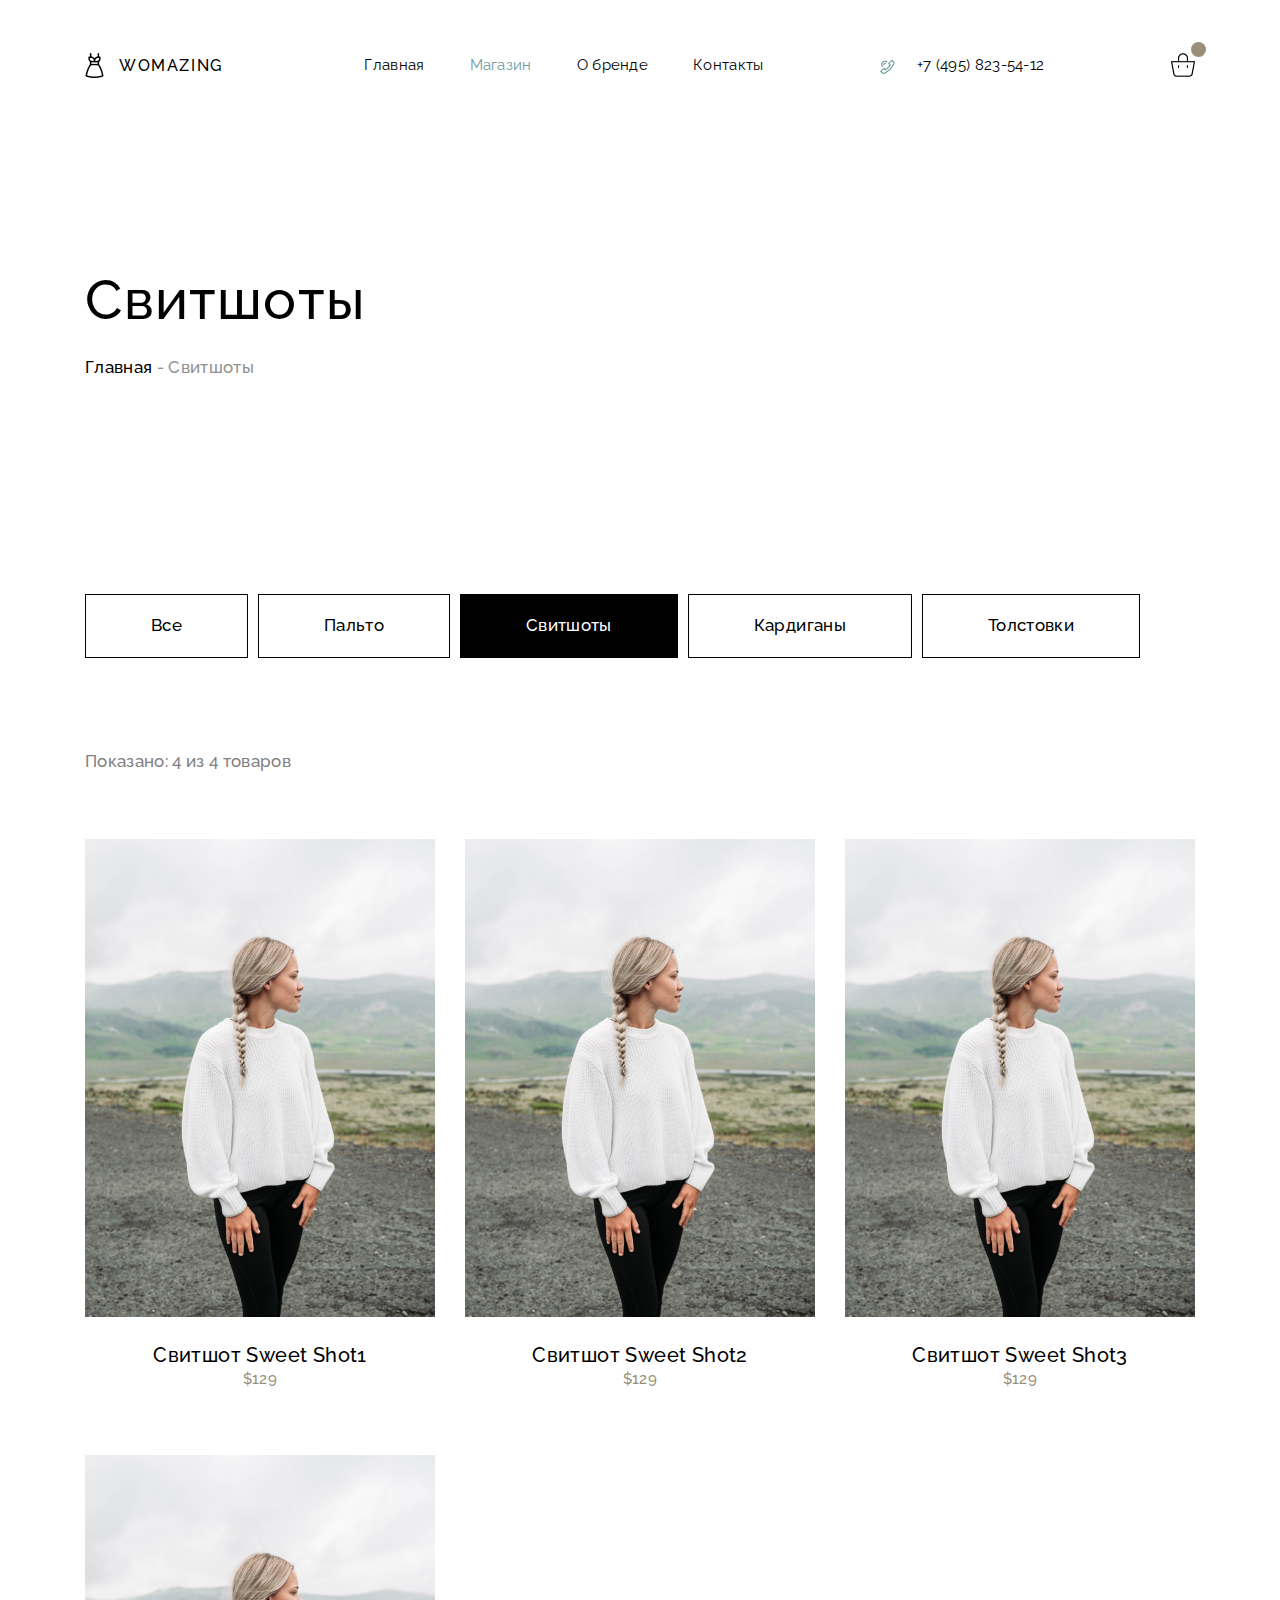
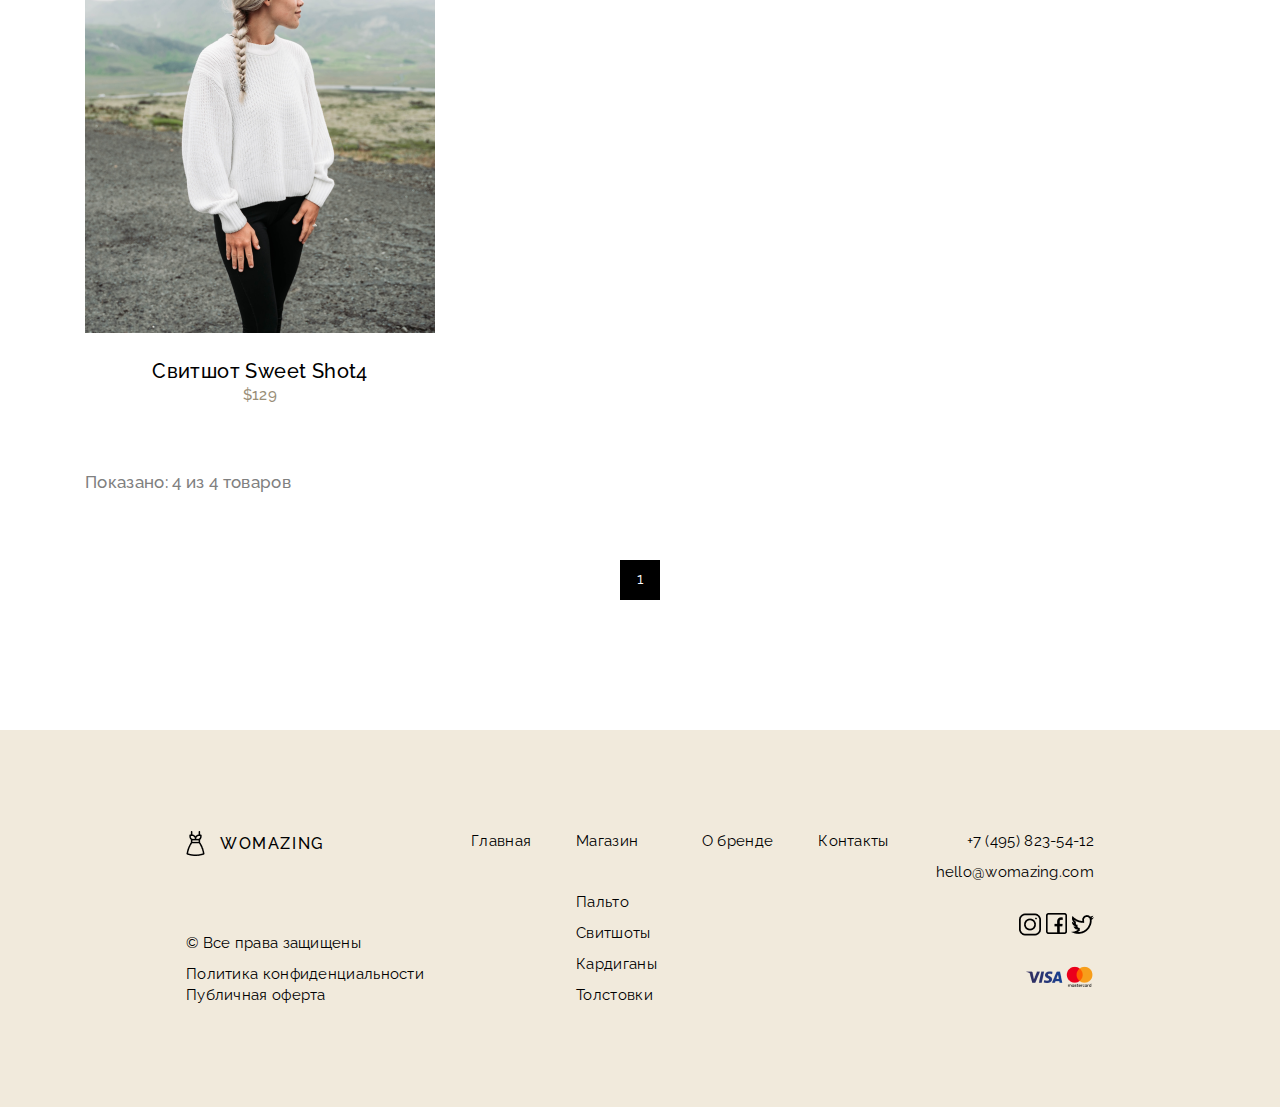
<file: pages/magazineSvitshot.html>
<!DOCTYPE html>
<html lang="ru">
<head>
    <meta charset="UTF-8">
    <meta name="viewport" content="width=device-width, initial-scale=1.0">

    <link rel="icon" href="../img/logo.png" sizes="72x72" type="image/png">
    <link rel="stylesheet" href="../css/style.css">
    <link rel="stylesheet" href="../css/style_reset.css">
    <link href="https://fonts.googleapis.com/css2?family=Raleway:wght@400;500&display=swap" rel="stylesheet">
    <title>Moon River</title>
</head>
<body>
<div class="wrapper">
    <div class="header__menu-container">
        <div class="header__menu">
            <div class="header__logo">
                <img src="../img/logo.png" alt="cover">
                <p>womazing</p>
            </div>

            <nav class="menu">
                <ul class="menu__list">
                    <li class="menu__item"><a class="__hover" href="../index.html">Главная</a></li>
                    <li class="menu__item"><a class="__hover menu__item_active" href="#">Магазин</a></li>
                    <li class="menu__item"><a class="__hover" href="indexInfo.html">О бренде</a></li>
                    <li class="menu__item"><a class="__hover" href="indexContacts.html">Контакты</a></li>
                </ul>
            </nav>
            <div class="header__calls">
                <a href="#" class="phone"></a>
                <p><a class="header__calls_number" href="tel:+7(495)823-54-12">+7 (495) 823-54-12</a></p>
            </div>
            <div class="bucket"><span></span><a href="indexBin.html"><img src="../img/bucket.png" alt="cover"></a></div>
            <div class="menu__logo">
					<span>
					</span>
            </div>
        </div>
    </div>
    <div class="main-block">
        <div class="container">
            <div class="header__menu-space"></div>

            <div class="magazine__title">
                <p class="__title magazine__title_text">Свитшоты</p>
                <p class="magazine__title_crumbs"><a class="__hover" href="../index.html">Главная</a> - Свитшоты</p>
            </div>
            <div class="sort-buttons">
                <a href="indexMagazine.html"><button id="sort-button0" class="sort-button">Все</button></a>
                <a href="magazineCoat.html"><button id="sort-button1" class="sort-button">Пальто</button></a>
                <a href="magazineSvitshot.html"><button id="sort-button2" class="sort-button sort-button_active">Свитшоты</button></a>
                <a href="magazineCardigans.html"><button id="sort-button3" class="sort-button">Кардиганы</button></a>
                <a href="magazineSweatshirts.html"><button id="sort-button4" class="sort-button">Толстовки</button></a>
            </div>
            <div class="magazine__subtitle">
                <p class="magazine__subtitle_text">
                    Показано: 9 из 12 товаров
                </p>
            </div>
            <div class="magazine__slides">

            </div>
            <div class="magazine__collection-container">

                <div class="magazine__subtitle">
                    <p class="magazine__subtitle_text">
                        Показано: 9 из 12 товаров
                    </p>
                </div>
                <div class="magazine__pagination">

                </div>
            </div>
        </div>
    </div>
    <footer class="footer">
        <div class="container">
            <div class="footer-container">
                <div class="footer__logo">
                    <div class="footer__logo_logotype">
                        <img src="../img/logo.png" alt="cover">
                        <p>womazing</p>
                    </div>
                    <div class="footer__logo_text">
                        <p>© Все права защищены</p>
                        <p>Политика конфиденциальности</p>
                        <p>Публичная оферта</p>
                    </div>
                </div>

                <nav class="menu">
                    <ul class="menu__list">
                        <li class="menu__item menu__item_active"><a class="__hover" href="../index.html">Главная</a>
                        </li>
                        <li class="menu__item">
                            <a class="__hover" href="indexMagazine.html">Магазин</a>
                            <ul class="menu__magazine">
                                <li><a class="__hover" href="magazineCoat.html">Пальто</a></li>
                                <li><a class="__hover" href="magazineSvitshot.html">Свитшоты</a></li>
                                <li><a class="__hover" href="magazineCardigans.html">Кардиганы</a></li>
                                <li><a class="__hover" href="magazineSweatshirts.html">Толстовки</a></li>
                            </ul>
                        </li>
                        <li class="menu__item"><a class="__hover" href="indexInfo.html">О бренде</a></li>
                        <li class="menu__item"><a class="__hover" href="indexContacts.html">Контакты</a></li>
                    </ul>
                </nav>

                <div class="footer__contact">
                    <p>+7 (495) 823-54-12</p>
                    <p>hello@womazing.com</p>
                    <div class="footer__contact_social">
                        <img src="../img/instagram.png" alt="cover">
                        <img src="../img/facebook.png" alt="cover">
                        <img src="../img/twitter.png" alt="cover">
                    </div>
                    <div class="footer__contact_card">
                        <img src="../img/visa-mastercard.png" alt="cover">
                    </div>
                </div>
            </div>
        </div>
    </footer>
    <div class="popup-call-back">
        <div class="popup-call-back__body">
            <form action="#">
                <h2 class="popup-call-back__title __subtitle">Заказать обратный звонок</h2>
                <div class="popup-call-back__item">
                    <label for="formname"></label>
                    <input required id="formname" name="name" placeholder="Имя" class="send-form__input">
                </div>
                <div class="popup-call-back__item">
                    <label for="formmail"></label>
                    <input required id="formmail" name="email" placeholder="E-mail" class="send-form__input">
                </div>
                <div class="popup-call-back__item">
                    <label for="formphone"></label>
                    <input required id="formphone" name="phone" placeholder="Телефон" class="send-form__input">
                </div>
                <button type="submit" class="popup-call-back__send-call header__open-button">Заказать звонок</button>
                <div class="popup-call-back__close">

                </div>
            </form>
        </div>
    </div>
</div>
<script type="text/javascript" src="../js/buyItems.js"></script>
<script type="text/javascript" src="../js/magazineBase.js"></script>
<script type="text/javascript" src="../js/script.js"></script>
<script type="text/javascript" src="../js/pagination.js"></script>
</body>
</html>
</file>
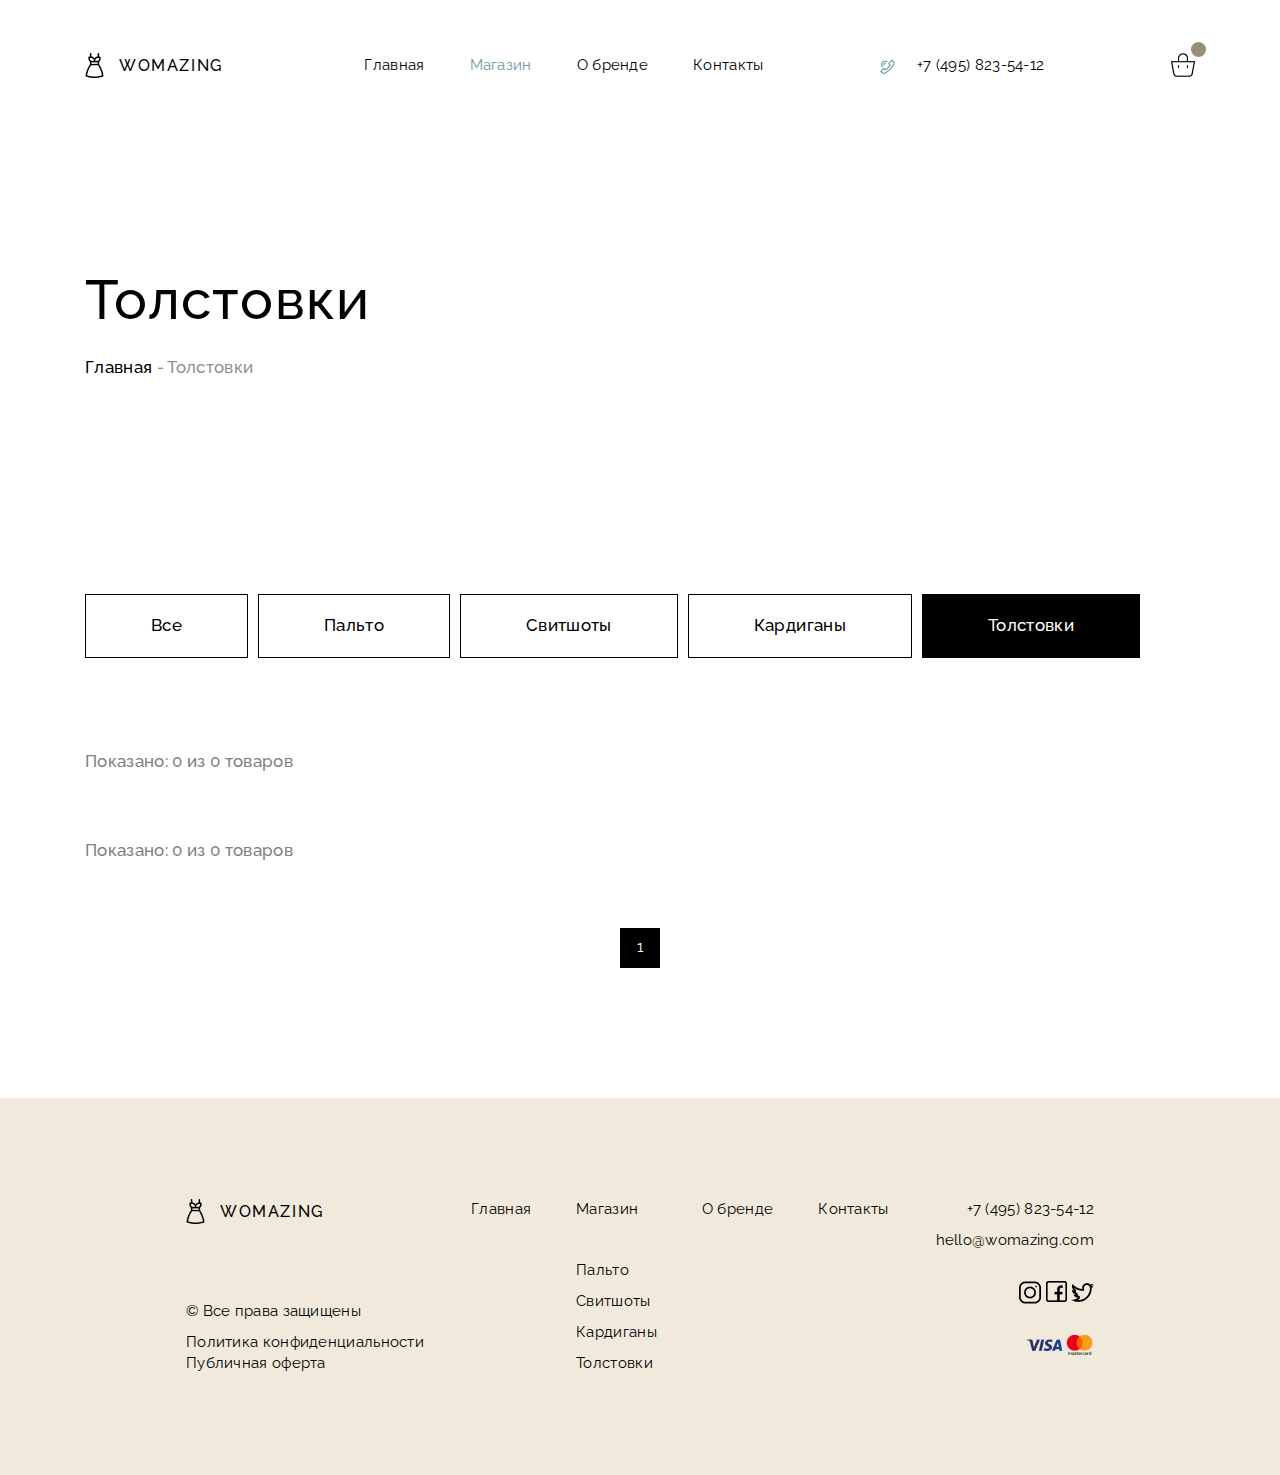
<file: pages/magazineSweatshirts.html>
<!DOCTYPE html>
<html lang="ru">
<head>
    <meta charset="UTF-8">
    <meta name="viewport" content="width=device-width, initial-scale=1.0">

    <link rel="icon" href="../img/logo.png" sizes="72x72" type="image/png">
    <link rel="stylesheet" href="../css/style.css">
    <link rel="stylesheet" href="../css/style_reset.css">
    <link href="https://fonts.googleapis.com/css2?family=Raleway:wght@400;500&display=swap" rel="stylesheet">
    <title>Moon River</title>
</head>
<body>
<div class="wrapper">
    <div class="header__menu-container">
        <div class="header__menu">
            <div class="header__logo">
                <img src="../img/logo.png" alt="cover">
                <p>womazing</p>
            </div>

            <nav class="menu">
                <ul class="menu__list">
                    <li class="menu__item"><a class="__hover" href="../index.html">Главная</a></li>
                    <li class="menu__item"><a class="__hover menu__item_active" href="#">Магазин</a></li>
                    <li class="menu__item"><a class="__hover" href="indexInfo.html">О бренде</a></li>
                    <li class="menu__item"><a class="__hover" href="indexContacts.html">Контакты</a></li>
                </ul>
            </nav>
            <div class="header__calls">
                <a href="#" class="phone"></a>
                <p><a class="header__calls_number" href="tel:+7(495)823-54-12">+7 (495) 823-54-12</a></p>
            </div>
            <div class="bucket"><span></span><a href="indexBin.html"><img src="../img/bucket.png" alt="cover"></a></div>
            <div class="menu__logo">
					<span>
					</span>
            </div>
        </div>
    </div>
    <div class="main-block">
        <div class="container">
            <div class="header__menu-space"></div>

            <div class="magazine__title">
                <p class="__title magazine__title_text">Толстовки</p>
                <p class="magazine__title_crumbs"><a class="__hover" href="../index.html">Главная</a> - Толстовки</p>
            </div>
            <div class="sort-buttons">
                <a href="indexMagazine.html"><button id="sort-button0" class="sort-button">Все</button></a>
                <a href="magazineCoat.html"><button id="sort-button1" class="sort-button">Пальто</button></a>
                <a href="magazineSvitshot.html"><button id="sort-button2" class="sort-button">Свитшоты</button></a>
                <a href="magazineCardigans.html"><button id="sort-button3" class="sort-button">Кардиганы</button></a>
                <a href="magazineSweatshirts.html"><button id="sort-button4" class="sort-button sort-button_active">Толстовки</button></a>
            </div>
            <div class="magazine__subtitle">
                <p class="magazine__subtitle_text">
                    Показано: 9 из 12 товаров
                </p>
            </div>
            <div class="magazine__slides">

            </div>
            <div class="magazine__collection-container">

                <div class="magazine__subtitle">
                    <p class="magazine__subtitle_text">
                        Показано: 9 из 12 товаров
                    </p>
                </div>
                <div class="magazine__pagination">

                </div>
            </div>
        </div>
    </div>
    <footer class="footer">
        <div class="container">
            <div class="footer-container">
                <div class="footer__logo">
                    <div class="footer__logo_logotype">
                        <img src="../img/logo.png" alt="cover">
                        <p>womazing</p>
                    </div>
                    <div class="footer__logo_text">
                        <p>© Все права защищены</p>
                        <p>Политика конфиденциальности</p>
                        <p>Публичная оферта</p>
                    </div>
                </div>

                <nav class="menu">
                    <ul class="menu__list">
                        <li class="menu__item menu__item_active"><a class="__hover" href="../index.html">Главная</a>
                        </li>
                        <li class="menu__item">
                            <a class="__hover" href="indexMagazine.html">Магазин</a>
                            <ul class="menu__magazine">
                                <li><a class="__hover" href="magazineCoat.html">Пальто</a></li>
                                <li><a class="__hover" href="magazineSvitshot.html">Свитшоты</a></li>
                                <li><a class="__hover" href="magazineCardigans.html">Кардиганы</a></li>
                                <li><a class="__hover" href="magazineSweatshirts.html">Толстовки</a></li>
                            </ul>
                        </li>
                        <li class="menu__item"><a class="__hover" href="indexInfo.html">О бренде</a></li>
                        <li class="menu__item"><a class="__hover" href="indexContacts.html">Контакты</a></li>
                    </ul>
                </nav>

                <div class="footer__contact">
                    <p>+7 (495) 823-54-12</p>
                    <p>hello@womazing.com</p>
                    <div class="footer__contact_social">
                        <img src="../img/instagram.png" alt="cover">
                        <img src="../img/facebook.png" alt="cover">
                        <img src="../img/twitter.png" alt="cover">
                    </div>
                    <div class="footer__contact_card">
                        <img src="../img/visa-mastercard.png" alt="cover">
                    </div>
                </div>
            </div>
        </div>
    </footer>
    <div class="popup-call-back">
        <div class="popup-call-back__body">
            <form action="#">
                <h2 class="popup-call-back__title __subtitle">Заказать обратный звонок</h2>
                <div class="popup-call-back__item">
                    <label for="formname"></label>
                    <input required id="formname" name="name" placeholder="Имя" class="send-form__input">
                </div>
                <div class="popup-call-back__item">
                    <label for="formmail"></label>
                    <input required id="formmail" name="email" placeholder="E-mail" class="send-form__input">
                </div>
                <div class="popup-call-back__item">
                    <label for="formphone"></label>
                    <input required id="formphone" name="phone" placeholder="Телефон" class="send-form__input">
                </div>
                <button type="submit" class="popup-call-back__send-call header__open-button">Заказать звонок</button>
                <div class="popup-call-back__close">

                </div>
            </form>
        </div>
    </div>
</div>
<script type="text/javascript" src="../js/buyItems.js"></script>
<script type="text/javascript" src="../js/magazineBase.js"></script>
<script type="text/javascript" src="../js/script.js"></script>
<script type="text/javascript" src="../js/pagination.js"></script>
</body>
</html>
</file>
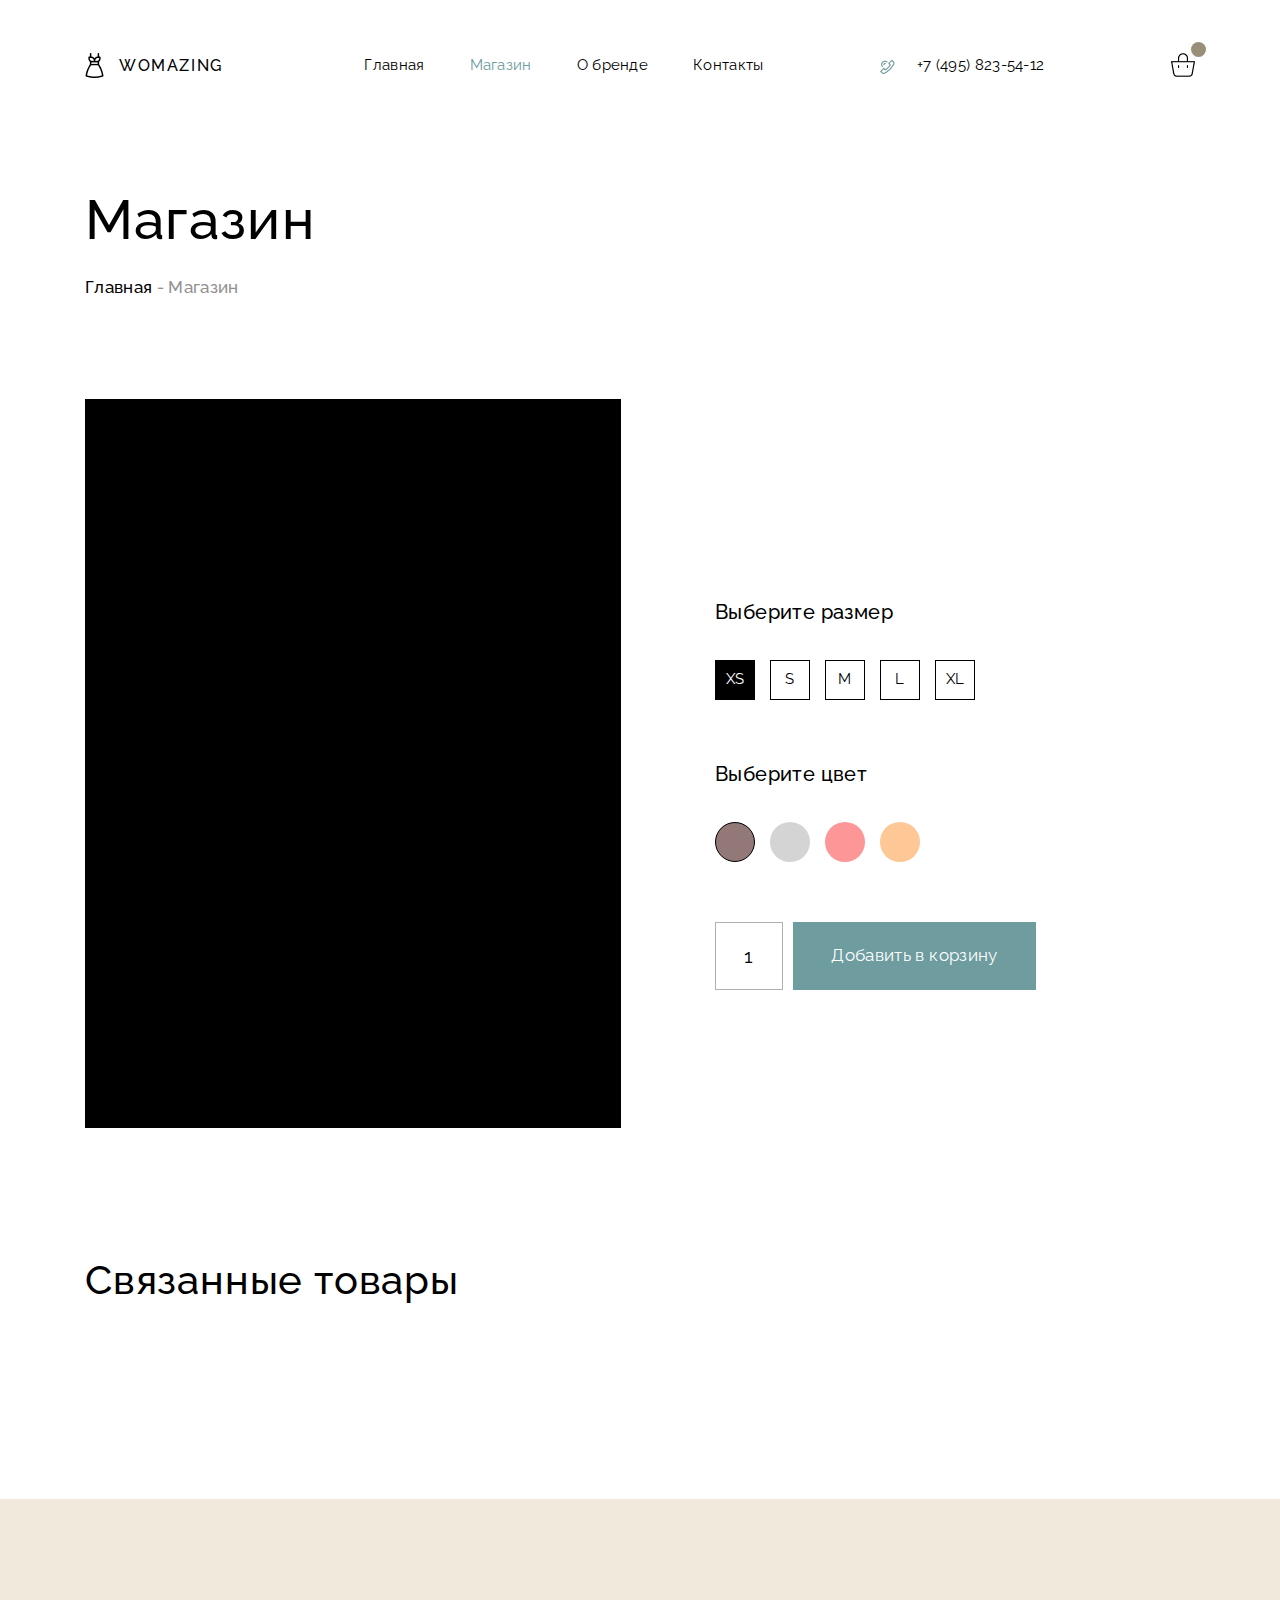
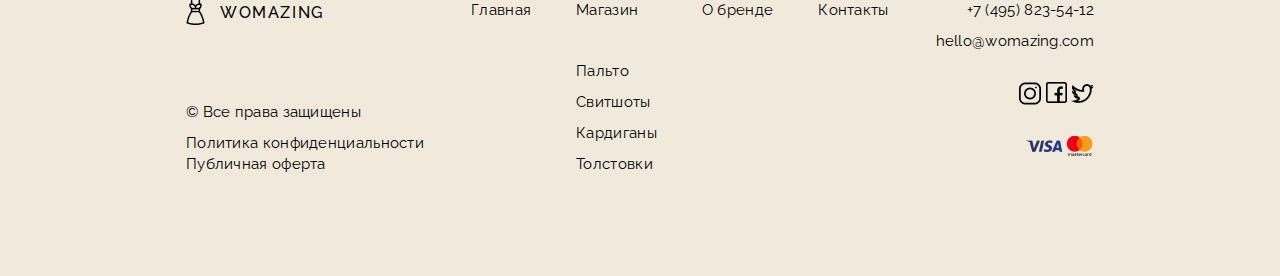
<file: pages/oneItem.html>
<!DOCTYPE html>
<html lang="ru">
<head>
    <meta charset="UTF-8">
    <meta name="viewport" content="width=device-width, initial-scale=1.0">

    <link rel="icon" href="../img/logo.png" sizes="72x72" type="image/png">
    <link rel="stylesheet" href="../css/style.css">
    <link rel="stylesheet" href="../css/style_reset.css">
    <link href="https://fonts.googleapis.com/css2?family=Raleway:wght@400;500&display=swap" rel="stylesheet">
    <title>Moon River</title>
</head>
<body>
<div class="wrapper">
    <div class="header__menu-container">
        <div class="header__menu">
            <div class="header__logo">
                <img src="../img/logo.png" alt="cover">
                <p>womazing</p>
            </div>

            <nav class="menu">
                <ul class="menu__list">
                    <li class="menu__item"><a class="__hover" href="../index.html">Главная</a></li>
                    <li class="menu__item"><a class="__hover menu__item_active" href="indexMagazine.html">Магазин</a></li>
                    <li class="menu__item"><a class="__hover" href="indexInfo.html">О бренде</a></li>
                    <li class="menu__item"><a class="__hover" href="indexContacts.html">Контакты</a></li>
                </ul>
            </nav>
            <div class="header__calls">
                <a href="#" class="phone"></a>
                <p><a class="header__calls_number" href="tel:+7(495)823-54-12">+7 (495) 823-54-12</a></p>
            </div>
            <div class="bucket"><span></span><a href="indexBin.html"><img src="../img/bucket.png" alt="cover"></a></div>
            <div class="menu__logo">
					<span>
					</span>
            </div>
        </div>
    </div>
    <div class="main-block">
        <div class="container">
            <div class="header__menu-space"></div>

            <div class="magazine__title one-item__title">
                <p class="__title magazine__title_text one-item__title_text">Магазин</p>
                <p class="magazine__title_crumbs one-item__crumbs"><a class="__hover" href="../index.html">Главная</a> - Магазин</p>
            </div>
            <div class="one-item__container">
                <div class="one-item__container_img">
                    <!--                    <img src="${magazineItems[Itemid].img}" alt="cover">-->
                </div>
                <form action="" id="oneItem-buy" class="one-item__form">
                    <div class="one-item__container_parameters">
                        <div class="one-item__price"></div>
                        <div class="one-item__size">
                            <h2 class="one-item__size_title">Выберите размер</h2>
                            <div class="one-item__size_options">
                                <div class="one-item__size_option">
                                    <input checked id="sizeXS" type="radio" name="size" value="XS" class="options__input">
                                    <label for="sizeXS" class="options__label">XS</label>
                                </div>
                                <div class="one-item__size_option">
                                    <input id="sizeS" type="radio" name="size" value="S" class="options__input">
                                    <label for="sizeS" class="options__label">S</label>
                                </div>
                                <div class="one-item__size_option">
                                    <input id="sizeM" type="radio" name="size" value="M" class="options__input">
                                    <label for="sizeM" class="options__label">M</label>
                                </div>
                                <div class="one-item__size_option">
                                    <input id="sizeL" type="radio" name="size" value="L" class="options__input">
                                    <label for="sizeL" class="options__label">L</label>
                                </div>
                                <div class="one-item__size_option">
                                    <input id="sizeXL" type="radio" name="size" value="XL" class="options__input">
                                    <label for="sizeXL" class="options__label">XL</label>
                                </div>
                            </div>
                        </div>
                        <div class="one-item__color">
                            <h2 class="one-item__color_title">Выберите цвет</h2>
                            <div class="one-item__color_options">
                                <div class="one-item__color_option">
                                    <input checked id="colorBrown" type="radio" name="color" value="Brown" class="options__input">
                                    <label for="colorBrown" class="options__label one-item__color_button_brown"></label>
                                </div>
                                <div class="one-item__color_option">
                                    <input id="colorGray" type="radio" name="color" value="Gray" class="options__input">
                                    <label for="colorGray" class="options__label one-item__color_button_gray"></label>
                                </div>
                                <div class="one-item__color_option">
                                    <input id="colorPink" type="radio" name="color" value="Pink" class="options__input">
                                    <label for="colorPink" class="options__label one-item__color_button_pink"></label>
                                </div>
                                <div class="one-item__color_option">
                                    <input id="colorOrange" type="radio" name="color" value="Orange" class="options__input">
                                    <label for="colorOrange" class="options__label one-item__color_button_yellow"></label>
                                </div>
                            </div>
                        </div>
                        <div class="one-item__addItem">
                            <div class="one-item__addItem_input">
                                <span class="one-item__addItem_plusItem">+</span>
                                <input type="text" name="count" value="1">
                                <span class="one-item__addItem_minusItem">-</span>
                            </div>
                            <button id="one-item__form" class="header__open-button">Добавить в корзину</button>
                        </div>
                    </div>
                </form>
            </div>
            <div class="one-item__same">
                <h2 class="one-item__same_title">Связанные товары</h2>
                <div class="one-item__same_cards">
                </div>
            </div>
        </div>
    </div>
    <footer class="footer">
        <div class="container">
            <div class="footer-container">
                <div class="footer__logo">
                    <div class="footer__logo_logotype">
                        <img src="../img/logo.png" alt="cover">
                        <p>womazing</p>
                    </div>
                    <div class="footer__logo_text">
                        <p>© Все права защищены</p>
                        <p>Политика конфиденциальности</p>
                        <p>Публичная оферта</p>
                    </div>
                </div>

                <nav class="menu">
                    <ul class="menu__list">
                        <li class="menu__item menu__item_active"><a class="__hover" href="../index.html">Главная</a>
                        </li>
                        <li class="menu__item">
                            <a class="__hover" href="indexMagazine.html">Магазин</a>
                            <ul class="menu__magazine">
                                <li><a class="__hover" href="magazineCoat.html">Пальто</a></li>
                                <li><a class="__hover" href="magazineSvitshot.html">Свитшоты</a></li>
                                <li><a class="__hover" href="magazineCardigans.html">Кардиганы</a></li>
                                <li><a class="__hover" href="magazineSweatshirts.html">Толстовки</a></li>
                            </ul>
                        </li>
                        <li class="menu__item"><a class="__hover" href="indexInfo.html">О бренде</a></li>
                        <li class="menu__item"><a class="__hover" href="indexContacts.html">Контакты</a></li>
                    </ul>
                </nav>

                <div class="footer__contact">
                    <p>+7 (495) 823-54-12</p>
                    <p>hello@womazing.com</p>
                    <div class="footer__contact_social">
                        <img src="../img/instagram.png" alt="cover">
                        <img src="../img/facebook.png" alt="cover">
                        <img src="../img/twitter.png" alt="cover">
                    </div>
                    <div class="footer__contact_card">
                        <img src="../img/visa-mastercard.png" alt="cover">
                    </div>
                </div>
            </div>
        </div>
    </footer>
    <div class="popup-call-back">
        <div class="popup-call-back__body">
            <form action="#">
                <h2 class="popup-call-back__title __subtitle">Заказать обратный звонок</h2>
                <div class="popup-call-back__item">
                    <label for="formname"></label>
                    <input required id="formname" name="name" placeholder="Имя" class="send-form__input">
                </div>
                <div class="popup-call-back__item">
                    <label for="formmail"></label>
                    <input required id="formmail" name="email" placeholder="E-mail" class="send-form__input">
                </div>
                <div class="popup-call-back__item">
                    <label for="formphone"></label>
                    <input required id="formphone" name="phone" placeholder="Телефон" class="send-form__input">
                </div>
                <button type="submit" class="popup-call-back__send-call header__open-button">Заказать звонок
                </button>
                <div class="popup-call-back__close">

                </div>
            </form>
        </div>
    </div>
    <script type="text/javascript" src="../js/magazineBase.js"></script>
    <script type="text/javascript" src="../js/script.js"></script>
    <script type="text/javascript" src="../js/buyItems.js"></script>
    <script type="text/javascript" src="../js/bin.js"></script>

</body>
</html>
</file>
<file: css/style.css>
* {
  font-family: "Raleway";
  font-style: normal;
  font-weight: 400;
  font-size: 15px;
  line-height: 140%;
  letter-spacing: 0.02em;
  color: #000000;
}

button {
  cursor: pointer;
}

html {
  scroll-behavior: smooth;
}

.wrapper {
  min-height: 100%;
  overflow: hidden;
  display: -webkit-box;
  display: -ms-flexbox;
  display: flex;
  -webkit-box-orient: vertical;
  -webkit-box-direction: normal;
      -ms-flex-direction: column;
          flex-direction: column;
}

.img {
  position: absolute;
  z-index: -1;
  left: 0;
  top: 0;
  width: 100%;
  height: 100%;
  -o-object-fit: cover;
     object-fit: cover;
  pointer-events: none;
}

.container {
  position: relative;
  max-width: 1140px;
  padding: 0 15px;
  height: 100%;
  margin: 0 auto;
  -webkit-box-sizing: border-box;
          box-sizing: border-box;
}

.__title {
  font-weight: 500;
  font-size: 55px;
  line-height: 110%;
  color: #000000;
  margin-bottom: 92px;
}
@media (max-width: 1140px) {
  .__title {
    font-size: calc(30px + 25 * ((100vw - 320px) / (1140 - 320)));
  }
}
@media (max-width: 1140px) {
  .__title {
    margin-bottom: calc(20px + 72 * ((100vw - 320px) / (1140 - 320)));
  }
}

.__subtitle {
  font-size: 25px;
  font-weight: 500;
}

.__slider > * {
  position: absolute;
  left: 0;
  -webkit-transition: 0.5s ease;
  transition: 0.5s ease;
  opacity: 0;
}

.__slider_active {
  position: inherit;
  opacity: 1;
}

/*-----------------------------------/ MENU /-----------------------------------*/
.bucket {
  position: relative;
}

.bucket span {
  display: -webkit-box;
  display: -ms-flexbox;
  display: flex;
  -webkit-box-pack: center;
      -ms-flex-pack: center;
          justify-content: center;
  -webkit-box-align: center;
      -ms-flex-align: center;
          align-items: center;
  font-size: 9px;
  color: #ffffff;
  position: absolute;
  z-index: -1;
  right: -11px;
  top: -11px;
  border-radius: 50%;
  width: 15px;
  height: 15px;
  background: #998E78;
}

.header__menu-container {
  position: absolute;
  top: 0;
  left: 0;
  width: 100%;
  height: 130px;
  z-index: 100;
  -webkit-transition: 0.5s ease;
  transition: 0.5s ease;
}
.header__menu-container_active {
  background: #fff;
  position: fixed;
  height: 70px;
  -webkit-box-shadow: 0px 4px 15px rgba(0, 0, 0, 0.05);
          box-shadow: 0px 4px 15px rgba(0, 0, 0, 0.05);
}

.header__menu {
  display: -webkit-box;
  display: -ms-flexbox;
  display: flex;
  max-width: 1140px;
  padding: 0 15px;
  margin: 0 auto;
  width: 100%;
  height: 100%;
  -webkit-box-pack: justify;
      -ms-flex-pack: justify;
          justify-content: space-between;
  -webkit-box-align: center;
      -ms-flex-align: center;
          align-items: center;
}

.menu__item:not(:last-child) {
  margin-right: 45px;
}
@media (max-width: 1140px) {
  .menu__item:not(:last-child) {
    margin-right: calc(20px + 25 * ((100vw - 320px) / (1140 - 320)));
  }
}

@media (max-width: 768px) {
  .header__menu .menu {
    left: -100%;
    top: 0;
    position: absolute;
    width: 100vw;
    height: 100vh;
    background: rgba(0, 0, 0, 0.9);
    display: -webkit-box;
    display: -ms-flexbox;
    display: flex;
    -webkit-box-align: center;
        -ms-flex-align: center;
            align-items: center;
    -webkit-transition: 0.5s ease;
    transition: 0.5s ease;
  }
  .header__menu .menu_active {
    left: 0;
  }

  .header__menu .menu__list {
    height: 80%;
    width: 100%;
    display: -webkit-box;
    display: -ms-flexbox;
    display: flex;
    -webkit-box-orient: vertical;
    -webkit-box-direction: normal;
        -ms-flex-direction: column;
            flex-direction: column;
    -webkit-box-pack: justify;
        -ms-flex-pack: justify;
            justify-content: space-between;
    text-align: center;
  }

  .header__menu .menu__item a {
    font-size: 70px;
    color: #fff;
  }
}
@media (max-width: 768px) and (max-width: 1140px) {
  .header__menu .menu__item a {
    font-size: calc(40px + 30 * ((100vw - 320px) / (1140 - 320)));
  }
}
@media (min-width: 768px) {
  .menu__list {
    display: -webkit-box;
    display: -ms-flexbox;
    display: flex;
    -webkit-box-flex: 1;
        -ms-flex: 1 1 auto;
            flex: 1 1 auto;
  }

  .menu__item a {
    font-size: 15px;
  }

  .menu__logo {
    display: none;
  }
}
@media (max-width: 768px) {
  .menu__logo span,
.menu__logo:before,
.menu__logo:after {
    left: 0;
    position: absolute;
    height: 10%;
    width: 100%;
    -webkit-transition: 0.5s ease;
    transition: 0.5s ease;
    background: #000000;
  }

  .menu__logo {
    z-index: 5;
    display: block;
    position: relative;
    width: 30px;
    height: 18px;
    cursor: pointer;
  }
  .menu__logo:before, .menu__logo:after {
    content: "";
  }
  .menu__logo:before {
    top: 0;
  }
  .menu__logo:after {
    bottom: 0;
  }
  .menu__logo span {
    top: 50%;
    -webkit-transform: scale(1) translate(0px, -50%);
            transform: scale(1) translate(0px, -50%);
  }
  .menu__logo_active span {
    -webkit-transform: scale(0) translate(0px, -50%);
            transform: scale(0) translate(0px, -50%);
  }
  .menu__logo_active:before, .menu__logo_active:after {
    background: #ffffff;
  }
  .menu__logo_active:before {
    top: 50%;
    -webkit-transform: rotate(45deg);
            transform: rotate(45deg);
  }
  .menu__logo_active:after {
    top: 50%;
    -webkit-transform: rotate(-45deg);
            transform: rotate(-45deg);
  }
}
.menu__item_active {
  color: #6E9C9F;
}

.phone {
  background: url(../img/phone.png) no-repeat;
  background-position: center;
  width: 27px;
  height: 27px;
  -webkit-transition: 0.5s ease;
  transition: 0.5s ease;
}
@media (min-width: 576px) {
  .phone {
    -webkit-transform: translate(-15px, 0);
            transform: translate(-15px, 0);
  }
}

.phone:hover {
  background: url(../img/phonehover.png) no-repeat;
}

/*-----------------------------------/ HEADER /-----------------------------------*/
.header {
  min-height: 826px;
  position: relative;
}
@media (max-width: 1140px) {
  .header {
    min-height: calc(750px + 76 * ((100vw - 320px) / (1140 - 320)));
  }
}
.header__menu-space {
  width: 100%;
  height: 130px;
}
@media (min-width: 1200px) {
  .header__right {
    position: absolute;
    z-index: 0;
    width: 100%;
    height: 826px;
    left: 660px;
    top: 0;
    background: #F1EADC;
  }
}
@media (max-width: 1200px) {
  .header__right {
    width: 100%;
    background: #F1EADC;
  }
}
.header__canvas {
  margin: 60px 0 0 0;
  position: relative;
  width: 410px;
  height: 660px;
  display: -webkit-box;
  display: -ms-flexbox;
  display: flex;
  -webkit-box-pack: center;
      -ms-flex-pack: center;
          justify-content: center;
  text-align: center;
}
.header__canvas img {
  position: absolute;
}
@media (max-width: 1200px) {
  .header__canvas {
    width: 100%;
  }
  .header__canvas img {
    position: absolute;
    z-index: 0;
    left: 50%;
    top: 50%;
    -webkit-transform: translate(-50%, -50%);
            transform: translate(-50%, -50%);
    max-width: 90%;
    max-height: 90%;
    -o-object-position: top;
       object-position: top;
  }
}
@media (min-width: 1200px) {
  .header__canvas {
    margin: 120px 0 0 50px;
  }
}
@media (max-width: 1400px) {
  .header__absf-img, .header__abst-img {
    display: none;
  }
}
.header__absf-img {
  top: 110px;
  right: 0;
  -webkit-transform: translate(50%, 0);
          transform: translate(50%, 0);
}
.header__abst-img {
  top: 388px;
  left: 0;
  -webkit-transform: translate(-133px, 0);
          transform: translate(-133px, 0);
}
.header__logo {
  display: -webkit-box;
  display: -ms-flexbox;
  display: flex;
  -webkit-box-align: center;
      -ms-flex-align: center;
          align-items: center;
  font-style: normal;
  font-weight: 500;
  font-size: 16px;
  line-height: 19px;
  letter-spacing: 0.1em;
  text-transform: uppercase;
  color: #000000;
}
.header__logo p {
  margin: 0 15px;
  font-weight: 500;
  font-size: 16px;
  line-height: 19px;
  letter-spacing: 0.1em;
}
.header__calls {
  display: -webkit-box;
  display: -ms-flexbox;
  display: flex;
  -webkit-box-align: center;
      -ms-flex-align: center;
          align-items: center;
}
@media (min-width: 768px) {
  .header__calls img {
    margin-right: 15px;
  }
}
@media (max-width: 576px) {
  .header__calls_number {
    display: none;
  }
}
@media (min-width: 1200px) {
  .header__content {
    max-width: 650px;
  }
}
.header__title {
  position: relative;
  min-height: 122px;
  overflow: hidden;
  max-width: 585px;
  margin-top: 135px;
}
@media (max-width: 1140px) {
  .header__title {
    margin-top: calc(30px + 105 * ((100vw - 320px) / (1140 - 320)));
  }
}
.header__title span {
  font-weight: 500;
  font-size: 55px;
  line-height: 110%;
  -webkit-transition: 0.5s ease;
  transition: 0.5s ease;
}
@media (min-width: 1200px) {
  .header__title span {
    max-width: 585px;
  }
}
@media (max-width: 1140px) {
  .header__title span {
    font-size: calc(30px + 25 * ((100vw - 320px) / (1140 - 320)));
  }
}
@media (max-width: 1200px) {
  .header__title {
    text-align: center;
    left: 0;
    height: 100px;
  }
}
.header__open-magazine {
  max-width: 385px;
  display: -webkit-box;
  display: -ms-flexbox;
  display: flex;
  -webkit-box-pack: end;
      -ms-flex-pack: end;
          justify-content: end;
}
.header__open-button {
  padding: 22px 0;
  width: 243px;
  height: 68px;
  background: #6E9C9F;
  font-size: 17px;
  color: #FFFFFF;
  -webkit-transition: 0.5s ease;
  transition: 0.5s ease;
}
.header__open-button:hover {
  background: #509498;
}
.header__open-arrow {
  position: relative;
  width: 67px;
  height: 67px;
  display: -webkit-box;
  display: -ms-flexbox;
  display: flex;
  -webkit-box-pack: center;
      -ms-flex-pack: center;
          justify-content: center;
  -webkit-box-align: center;
      -ms-flex-align: center;
          align-items: center;
}
.header__text {
  position: relative;
  margin-top: 45px;
  margin-bottom: 52px;
  overflow: hidden;
  min-height: 84px;
}
@media (max-width: 1140px) {
  .header__text {
    margin-top: calc(20px + 25 * ((100vw - 320px) / (1140 - 320)));
  }
}
@media (max-width: 1140px) {
  .header__text {
    margin-bottom: calc(20px + 32 * ((100vw - 320px) / (1140 - 320)));
  }
}
.header__text p {
  font-size: 20px;
  line-height: 140%;
}
@media (min-width: 1200px) {
  .header__text p {
    text-align: right;
    max-width: 385px;
    font-size: 20px;
    line-height: 140%;
  }
}
.header__swap-button {
  text-align: center;
  margin-top: 126px;
}
@media (min-width: 1200px) {
  .header__swap-button {
    text-align: right;
    max-width: 385px;
  }
}
@media (max-width: 1140px) {
  .header__swap-button {
    margin-top: calc(20px + 106 * ((100vw - 320px) / (1140 - 320)));
  }
}
.header__swap-button button {
  width: 30px;
  height: 4px;
  background: #D1D1D1;
  margin: 0 6px;
  -webkit-transition: 0.5s ease;
  transition: 0.5s ease;
}
.header__swap-button button.header__swap-button_active {
  background: #000000;
}

/*-----------------------------------/ main-block /-----------------------------------*/
/*-----------------------------------/ Collection /-----------------------------------*/
.main-block {
  -webkit-box-flex: 1;
      -ms-flex: 1 1 auto;
          flex: 1 1 auto;
}
.main-block .collection-container {
  min-height: 1087px;
  padding-top: 130px;
  padding-bottom: 130px;
  width: 100%;
}
@media (max-width: 1140px) {
  .main-block .collection-container {
    padding-top: calc(60px + 70 * ((100vw - 320px) / (1140 - 320)));
  }
}
@media (max-width: 1140px) {
  .main-block .collection-container {
    padding-bottom: calc(60px + 70 * ((100vw - 320px) / (1140 - 320)));
  }
}
.main-block .collection-container__gallery {
  display: -webkit-box;
  display: -ms-flexbox;
  display: flex;
  -webkit-box-pack: justify;
      -ms-flex-pack: justify;
          justify-content: space-between;
  -ms-flex-wrap: wrap;
      flex-wrap: wrap;
}
@media (max-width: 1100px) {
  .main-block .collection-container__gallery {
    display: -webkit-box;
    display: -ms-flexbox;
    display: flex;
    -webkit-box-pack: center;
        -ms-flex-pack: center;
            justify-content: center;
    -ms-flex-wrap: wrap;
        flex-wrap: wrap;
  }
}
.main-block .collection-container__image {
  position: relative;
  cursor: pointer;
}
.main-block .collection-container__image:before {
  display: -webkit-box;
  display: -ms-flexbox;
  display: flex;
  -webkit-box-align: center;
      -ms-flex-align: center;
          align-items: center;
  -webkit-box-pack: center;
      -ms-flex-pack: center;
          justify-content: center;
  background: rgba(110, 156, 159, 0.64);
  content: url(../img/arrow.png);
  -webkit-transition: 0.5s ease;
  transition: 0.5s ease;
  position: absolute;
  z-index: 1;
  top: 0;
  left: 0;
  width: 100%;
  height: 100%;
  opacity: 0;
}
.main-block .collection-container__image:hover:before {
  opacity: 1;
}
.main-block .collection-container__image_name {
  font-weight: 500;
  font-size: 20px;
  line-height: 140%;
  color: #000000;
}
.main-block .collection-container__image_price {
  font-weight: 500;
  font-size: 15px;
  line-height: 140%;
  color: #998E78;
}
.main-block .collection-container__image_price span {
  text-decoration: line-through;
}
.main-block .collection-container__slide {
  text-align: center;
}
@media (max-width: 1100px) {
  .main-block .collection-container__slide:not(:last-child) {
    margin: 0 10px 30px 10px;
  }
}
.main-block .collection-container__slide img {
  width: 350px;
  display: block;
  position: relative;
  margin-bottom: 24px;
}
@media (max-width: 1140px) {
  .main-block .collection-container__slide img {
    width: calc(300px + 50 * ((100vw - 320px) / (1140 - 320)));
  }
}
.main-block .collection-container__slide img:before {
  content: "";
}
.main-block .collection-container__buttons {
  display: -webkit-box;
  display: -ms-flexbox;
  display: flex;
  -webkit-box-pack: center;
      -ms-flex-pack: center;
          justify-content: center;
  margin: 65px 0 0 0;
}
.main-block .collection-container__button {
  border: 1px solid #6E9C9F;
  padding: 22px 50px;
  background: none;
  font-size: 17px;
  line-height: 138.9%;
  color: #6E9C9F;
  -webkit-transition: 0.5s ease;
  transition: 0.5s ease;
}
.main-block .collection-container__button:hover {
  background: #6E9C9F;
  color: #FFFFFF;
}

/*-----------------------------------/ Important /-----------------------------------*/
.main-block .important-container {
  width: 100%;
  min-height: 538px;
}
.main-block .important-container__content {
  width: 100%;
  display: -webkit-box;
  display: -ms-flexbox;
  display: flex;
  color: #000000;
}
.main-block .important-container__content_cards {
  width: 305px;
  line-height: 140%;
  max-width: 576px;
}
.main-block .important-container__content_cards img {
  max-width: 61px;
  max-height: 61px;
}
.main-block .important-container__content_cards:not(:last-child) {
  margin-right: 75px;
}
.main-block .important-container__content_cards h2 {
  margin-top: 37px;
  margin-bottom: 25px;
}
@media (max-width: 1140px) {
  .main-block .important-container__content_cards h2 {
    margin-top: calc(10px + 27 * ((100vw - 320px) / (1140 - 320)));
  }
}
@media (max-width: 1140px) {
  .main-block .important-container__content_cards h2 {
    margin-bottom: calc(10px + 15 * ((100vw - 320px) / (1140 - 320)));
  }
}
.main-block .important-container__content_cards p {
  font-weight: 500;
  font-size: 17px;
}
@media (max-width: 992px) {
  .main-block .important-container__content {
    -webkit-box-orient: vertical;
    -webkit-box-direction: normal;
        -ms-flex-direction: column;
            flex-direction: column;
    width: 100%;
    text-align: center;
    -webkit-box-align: center;
        -ms-flex-align: center;
            align-items: center;
    margin-bottom: 30px;
  }
  .main-block .important-container__content_cards {
    display: -webkit-box;
    display: -ms-flexbox;
    display: flex;
    margin-top: 30px;
    width: 100%;
    -webkit-box-orient: vertical;
    -webkit-box-direction: normal;
        -ms-flex-direction: column;
            flex-direction: column;
    -webkit-box-align: center;
        -ms-flex-align: center;
            align-items: center;
  }
  .main-block .important-container__content_cards:not(:last-child) {
    margin-right: 0;
  }
}

/*-----------------------------------/ Teamates /-----------------------------------*/
.main-block .teamates-container {
  min-height: 753px;
  position: relative;
}
@media (max-width: 1200px) {
  .main-block .teamates-container {
    margin-bottom: 100px;
  }
}
@media (max-width: 1200px) and (max-width: 1140px) {
  .main-block .teamates-container {
    margin-bottom: calc(30px + 70 * ((100vw - 320px) / (1140 - 320)));
  }
}
.main-block .teamates__slider {
  display: -webkit-box;
  display: -ms-flexbox;
  display: flex;
  -webkit-box-pack: justify;
      -ms-flex-pack: justify;
          justify-content: space-between;
}
@media (max-width: 1200px) {
  .main-block .teamates__slider {
    -webkit-box-orient: vertical;
    -webkit-box-direction: normal;
        -ms-flex-direction: column;
            flex-direction: column;
    -webkit-box-align: center;
        -ms-flex-align: center;
            align-items: center;
  }
}
.main-block .teamates__slide {
  max-width: 729px;
  position: relative;
}
.main-block .teamates__slide_left-arr {
  content: url(../img/arrowLeft.png);
  position: absolute;
  display: -webkit-box;
  display: -ms-flexbox;
  display: flex;
  -webkit-box-pack: center;
      -ms-flex-pack: center;
          justify-content: center;
  -webkit-box-align: center;
      -ms-flex-align: center;
          align-items: center;
  left: -60px;
  top: 46%;
  cursor: pointer;
}
@media (max-width: 576px) {
  .main-block .teamates__slide_left-arr {
    left: 10px;
  }
}
.main-block .teamates__slide_right-arr {
  content: url(../img/arrowLeft.png);
  position: absolute;
  display: -webkit-box;
  display: -ms-flexbox;
  display: flex;
  -webkit-box-pack: center;
      -ms-flex-pack: center;
          justify-content: center;
  -webkit-box-align: center;
      -ms-flex-align: center;
          align-items: center;
  right: -60px;
  top: 44%;
  -webkit-transform: rotate(-180deg);
          transform: rotate(-180deg);
  cursor: pointer;
}
@media (max-width: 576px) {
  .main-block .teamates__slide_right-arr {
    right: 10px;
  }
}
.main-block .teamates__slide-images {
  position: relative;
  width: 729px;
  height: 487px;
  overflow: hidden;
}
@media (max-width: 1140px) {
  .main-block .teamates__slide-images {
    width: calc(300px + 429 * ((100vw - 320px) / (1140 - 320)));
  }
}
.main-block .teamates__slide-images > * {
  -webkit-transition: 0.5s ease;
  transition: 0.5s ease;
  position: absolute;
  opacity: 0;
  width: 100%;
  height: 100%;
  -o-object-fit: cover;
     object-fit: cover;
  visibility: hidden;
}
.main-block .teamates__slide-images_active {
  visibility: visible;
  opacity: 1;
}
.main-block .teamates__text {
  display: -webkit-box;
  display: -ms-flexbox;
  display: flex;
  -webkit-box-pack: center;
      -ms-flex-pack: center;
          justify-content: center;
  -webkit-box-orient: vertical;
  -webkit-box-direction: normal;
      -ms-flex-direction: column;
          flex-direction: column;
  max-width: 255px;
}
@media (max-width: 1200px) {
  .main-block .teamates__text {
    max-width: 576px;
  }
}
.main-block .teamates__text > * {
  padding: 28px 0 0 0;
}
.main-block .teamates__text a {
  color: #6E9C9F;
  font-weight: 500;
  font-size: 17px;
}
.main-block .teamates__text p {
  font-weight: 500;
  font-size: 17px;
}
.main-block .teamates__swap-buttons {
  position: absolute;
  bottom: 62px;
  width: 100%;
  height: 4px;
  z-index: 1;
  display: -webkit-box;
  display: -ms-flexbox;
  display: flex;
  -webkit-box-pack: center;
      -ms-flex-pack: center;
          justify-content: center;
}
.main-block .teamates__swap-button {
  width: 30px;
  height: 100%;
  background: rgba(255, 255, 255, 0.36);
  -webkit-transition: 0.5s ease;
  transition: 0.5s ease;
}
.main-block .teamates__swap-button:not(:last-child) {
  margin-right: 12px;
}
.main-block .teamates__swap-button_active {
  background: #FFFFFF;
}

/*-----------------------------------/ Footer /-----------------------------------*/
.footer {
  min-height: 363px;
  background: #F1EADC;
  width: 100%;
}
.footer p:first-child {
  margin-bottom: 10px;
}
.footer__contact {
  display: -webkit-box;
  display: -ms-flexbox;
  display: flex;
  -webkit-box-orient: vertical;
  -webkit-box-direction: normal;
      -ms-flex-direction: column;
          flex-direction: column;
  text-align: end;
}
@media (max-width: 576px) {
  .footer__contact {
    text-align: center;
  }
}
.footer__contact_social {
  margin: 30px 0;
}

.footer-container {
  display: -webkit-box;
  display: -ms-flexbox;
  display: flex;
  -webkit-box-pack: justify;
      -ms-flex-pack: justify;
          justify-content: space-between;
  height: 100%;
  width: 100%;
  padding: 101px;
}
@media (max-width: 576px) {
  .footer-container {
    -webkit-box-orient: vertical;
    -webkit-box-direction: normal;
        -ms-flex-direction: column;
            flex-direction: column;
    text-align: center;
  }
  .footer-container .menu .menu__list > * {
    margin: 0;
  }
}
@media (max-width: 1140px) {
  .footer-container {
    padding: calc(30px + 71 * ((100vw - 320px) / (1140 - 320)));
  }
}

.footer__logo {
  display: -webkit-box;
  display: -ms-flexbox;
  display: flex;
  -webkit-box-orient: vertical;
  -webkit-box-direction: normal;
      -ms-flex-direction: column;
          flex-direction: column;
  -webkit-box-pack: justify;
      -ms-flex-pack: justify;
          justify-content: space-between;
}
@media (max-width: 576px) {
  .footer__logo {
    -webkit-box-align: center;
        -ms-flex-align: center;
            align-items: center;
  }
}

.footer__logo_logotype {
  display: -webkit-box;
  display: -ms-flexbox;
  display: flex;
  -webkit-box-align: center;
      -ms-flex-align: center;
          align-items: center;
  font-weight: 500;
  font-size: 16px;
  line-height: 19px;
  letter-spacing: 0.1em;
  text-transform: uppercase;
  color: #000000;
}
.footer__logo_logotype p {
  margin: 0 15px;
  font-weight: 500;
  font-size: 16px;
  line-height: 19px;
  letter-spacing: 0.1em;
}

.menu__magazine {
  margin-top: 40px;
}
@media (max-width: 1140px) {
  .menu__magazine {
    margin-top: calc(10px + 30 * ((100vw - 320px) / (1140 - 320)));
  }
}
.menu__magazine li:not(:last-child) {
  margin: 0 0 10px 0;
}

.__hover:before,
.__hover {
  -webkit-transition: 0.5s ease;
  transition: 0.5s ease;
  position: relative;
}

.__hover:hover {
  color: #6E9C9F;
}

.__hover:before {
  content: "";
  position: absolute;
  top: 120%;
  left: 0;
  width: 100%;
  height: 1px;
  background: #CEDEDF;
  opacity: 0;
}

.__hover:hover:before {
  opacity: 1;
}

/*-----------------------------------/ MAGAZINE /-----------------------------------*/
.magazine__title {
  margin-bottom: 215px;
}
@media (max-width: 1140px) {
  .magazine__title {
    margin-bottom: calc(30px + 185 * ((100vw - 320px) / (1140 - 320)));
  }
}
.magazine__title_text {
  margin-top: 140px;
  margin-bottom: 25px;
}
@media (max-width: 1140px) {
  .magazine__title_text {
    margin-top: calc(30px + 110 * ((100vw - 320px) / (1140 - 320)));
  }
}
.magazine__title_text p {
  font-weight: 500;
  font-size: 17px;
  line-height: 140%;
}

.magazine__title_crumbs {
  color: #919191;
  font-weight: 500;
  font-size: 17px;
}
.magazine__title_crumbs a {
  font-weight: 500;
  font-size: 17px;
  color: #000000;
}

.main-block .magazine__collection-container {
  paddibg-top: 65px;
}
@media (max-width: 1140px) {
  .main-block .magazine__collection-container {
    paddibg-top: calc(30px + 35 * ((100vw - 320px) / (1140 - 320)));
  }
}

.sort-buttons {
  display: -webkit-box;
  display: -ms-flexbox;
  display: flex;
  -ms-flex-wrap: wrap;
      flex-wrap: wrap;
}
@media (max-width: 1200px) {
  .sort-buttons {
    -webkit-box-pack: center;
        -ms-flex-pack: center;
            justify-content: center;
  }
}
@media (max-width: 576px) {
  .sort-buttons {
    -webkit-box-orient: vertical;
    -webkit-box-direction: normal;
        -ms-flex-direction: column;
            flex-direction: column;
  }
}
@media (min-width: 576px) {
  .sort-buttons > *:not(:last-child) {
    margin-right: 10px;
  }
}

.sort-button {
  position: relative;
  cursor: pointer;
  background: none;
  padding: 19px 65px;
  margin-bottom: 92px;
  border: 1px solid #000000;
  -webkit-box-sizing: border-box;
          box-sizing: border-box;
  font-weight: 500;
  font-size: 17px;
  overflow: hidden;
  -webkit-transition: 0.5s ease;
  transition: 0.5s ease;
}
@media (max-width: 576px) {
  .sort-button {
    width: 100%;
  }
}
@media (max-width: 1140px) {
  .sort-button {
    margin-bottom: calc(20px + 72 * ((100vw - 320px) / (1140 - 320)));
  }
}
.sort-button_active {
  background: #000000;
  color: #ffffff;
}
.sort-button:hover {
  color: #ffffff;
}
.sort-button:before {
  -webkit-transition: 0.5s ease;
  transition: 0.5s ease;
  -webkit-transition-delay: 0.1s;
          transition-delay: 0.1s;
  content: "";
  position: absolute;
  width: 150%;
  height: 300%;
  top: 100%;
  left: -25%;
  border-radius: 50%;
  background: #000000;
  z-index: -1;
}
.sort-button:hover:before {
  top: 0;
}

.magazine__subtitle_text {
  font-weight: 500;
  font-size: 17px;
  color: #808080;
}

.magazine__pagination {
  display: -webkit-box;
  display: -ms-flexbox;
  display: flex;
  -webkit-box-pack: center;
      -ms-flex-pack: center;
          justify-content: center;
  -webkit-box-align: center;
      -ms-flex-align: center;
          align-items: center;
  width: 100%;
  margin-top: 65px;
  margin-bottom: 130px;
  height: 40px;
}
@media (max-width: 1140px) {
  .magazine__pagination {
    margin-top: calc(30px + 35 * ((100vw - 320px) / (1140 - 320)));
  }
}
@media (max-width: 1140px) {
  .magazine__pagination {
    margin-bottom: calc(30px + 100 * ((100vw - 320px) / (1140 - 320)));
  }
}

.magazine__pagination-button {
  -webkit-transition: 0.5s ease;
  transition: 0.5s ease;
  border: 1px solid #000000;
  display: -webkit-box;
  display: -ms-flexbox;
  display: flex;
  cursor: pointer;
  -webkit-box-pack: center;
      -ms-flex-pack: center;
          justify-content: center;
  -webkit-box-align: center;
      -ms-flex-align: center;
          align-items: center;
  width: 40px;
  height: 40px;
}
.magazine__pagination-button:not(:last-child) {
  margin-right: 15px;
}
.magazine__pagination-button_active {
  background: #000;
  color: #ffffff;
}
.magazine__pagination-button:hover {
  background: #000000;
  color: #fff;
}

.info-main {
  display: -webkit-box;
  display: -ms-flexbox;
  display: flex;
  -webkit-box-orient: vertical;
  -webkit-box-direction: normal;
      -ms-flex-direction: column;
          flex-direction: column;
  -webkit-box-align: center;
      -ms-flex-align: center;
          align-items: center;
}

.info-main__top {
  width: 100%;
}
@media (max-width: 576px) {
  .info-main__top img {
    width: 100%;
  }
}
@media (min-width: 1100px) {
  .info-main__top {
    display: -webkit-box;
    display: -ms-flexbox;
    display: flex;
    height: 547px;
  }
}

.info-main_text {
  display: -webkit-box;
  display: -ms-flexbox;
  display: flex;
  -webkit-box-orient: vertical;
  -webkit-box-direction: normal;
      -ms-flex-direction: column;
          flex-direction: column;
  -webkit-box-pack: center;
      -ms-flex-pack: center;
          justify-content: center;
  height: 100%;
  max-width: 542px;
}
@media (min-width: 1100px) {
  .info-main_text {
    margin-left: 94px;
  }
}
@media (min-width: 1100px) and (max-width: 1140px) {
  .info-main_text {
    margin-left: calc(20px + 74 * ((100vw - 320px) / (1140 - 320)));
  }
}
.info-main_text p {
  font-weight: 500;
  font-size: 17px;
}
.info-main_text > *:not(:last-child) {
  margin-bottom: 45px;
}

.info-main__bottom {
  width: 100%;
  -webkit-box-pack: justify;
      -ms-flex-pack: justify;
          justify-content: space-between;
  margin-top: 130px;
  margin-bottom: 130px;
}
@media (max-width: 1140px) {
  .info-main__bottom {
    margin-top: calc(30px + 100 * ((100vw - 320px) / (1140 - 320)));
  }
}
@media (max-width: 1140px) {
  .info-main__bottom {
    margin-bottom: calc(30px + 100 * ((100vw - 320px) / (1140 - 320)));
  }
}
@media (max-width: 576px) {
  .info-main__bottom img {
    width: 100%;
  }
}
@media (min-width: 1100px) {
  .info-main__bottom {
    display: -webkit-box;
    display: -ms-flexbox;
    display: flex;
    height: 547px;
  }
}

.info-main__bottom_text {
  margin: 0;
}

.info-main__top_button {
  margin-bottom: 130px;
}
@media (max-width: 1140px) {
  .info-main__top_button {
    margin-bottom: calc(30px + 100 * ((100vw - 320px) / (1140 - 320)));
  }
}

.main__map {
  width: 1109px;
  height: 476px;
  background: #DDDDDD;
  margin-bottom: 130px;
}
@media (max-width: 1140px) {
  .main__map {
    margin-bottom: calc(30px + 100 * ((100vw - 320px) / (1140 - 320)));
  }
}

.main__contacts {
  display: -webkit-box;
  display: -ms-flexbox;
  display: flex;
  margin-bottom: 130px;
}
@media (max-width: 1140px) {
  .main__contacts {
    margin-bottom: calc(30px + 100 * ((100vw - 320px) / (1140 - 320)));
  }
}
.main__contacts > *:not(:last-child) {
  margin-right: 105px;
}
@media (max-width: 1140px) {
  .main__contacts > *:not(:last-child) {
    margin-right: calc(30px + 75 * ((100vw - 320px) / (1140 - 320)));
  }
}
.main__contacts div a, .main__contacts div p {
  font-weight: 500;
}
.main__contacts div p:first-child {
  font-size: 17px;
}
.main__contacts div p:last-child,
.main__contacts div a:last-child {
  font-size: 20px;
}

.send-form__title {
  margin-bottom: 60px;
}
@media (max-width: 1140px) {
  .send-form__title {
    margin-bottom: calc(30px + 30 * ((100vw - 320px) / (1140 - 320)));
  }
}

.send-form__body {
  width: 100%;
  margin-bottom: 60px;
}
.send-form__body div:not(:last-child) {
  margin-bottom: 35px;
}
@media (max-width: 1140px) {
  .send-form__body {
    margin-bottom: calc(30px + 30 * ((100vw - 320px) / (1140 - 320)));
  }
}

.send-form__item {
  max-width: 350px;
}

.send-form__input {
  width: 100%;
}

.send-form__item_big-text {
  max-width: 434px;
}
.send-form__item_big-text input {
  width: 100%;
  height: 134px;
}

.send-form__input {
  outline: none;
  position: relative;
  border-bottom: 1px solid #000000;
  height: 40px;
}
.send-form__input::-webkit-input-placeholder {
  position: absolute;
  font-weight: 500;
  font-size: 17px;
  color: #868686;
}
.send-form__input::-moz-placeholder {
  position: absolute;
  font-weight: 500;
  font-size: 17px;
  color: #868686;
}
.send-form__input:-ms-input-placeholder {
  position: absolute;
  font-weight: 500;
  font-size: 17px;
  color: #868686;
}
.send-form__input::-ms-input-placeholder {
  position: absolute;
  font-weight: 500;
  font-size: 17px;
  color: #868686;
}
.send-form__input::placeholder {
  position: absolute;
  font-weight: 500;
  font-size: 17px;
  color: #868686;
}
.send-form__input:focus {
  -webkit-box-shadow: 0 5px 6px -2px #6E9C9F;
          box-shadow: 0 5px 6px -2px #6E9C9F;
}

.main__form-send {
  display: none;
  max-width: 437px;
  height: 84px;
  background: #F1EADC;
  margin-bottom: 130px;
  -webkit-box-align: center;
      -ms-flex-align: center;
          align-items: center;
  -webkit-box-pack: center;
      -ms-flex-pack: center;
          justify-content: center;
}
@media (max-width: 1140px) {
  .main__form-send {
    margin-bottom: calc(30px + 100 * ((100vw - 320px) / (1140 - 320)));
  }
}
.main__form-send p {
  font-weight: 500;
  font-size: 17px;
}

.popup-call-back {
  opacity: 0;
  visibility: hidden;
  display: -webkit-box;
  display: -ms-flexbox;
  display: flex;
  position: fixed;
  width: 100%;
  height: 100%;
  background: rgba(110, 156, 159, 0.95);
  z-index: 100;
  -webkit-box-pack: center;
      -ms-flex-pack: center;
          justify-content: center;
  -webkit-box-align: center;
      -ms-flex-align: center;
          align-items: center;
  -webkit-transition: 0.5s ease;
  transition: 0.5s ease;
}

.popup-call-back_active {
  opacity: 1;
  visibility: visible;
}

.popup-call-back__body {
  -webkit-transform: translate(0, -50%) rotateX(90deg);
          transform: translate(0, -50%) rotateX(90deg);
  position: relative;
  width: 491px;
  max-height: 503px;
  background: #FFFFFF;
  padding: 70px;
  -webkit-transition: 0.5s ease;
  transition: 0.5s ease;
  -webkit-box-sizing: border-box;
          box-sizing: border-box;
}
@media (max-width: 1140px) {
  .popup-call-back__body {
    padding: calc(30px + 40 * ((100vw - 320px) / (1140 - 320)));
  }
}
.popup-call-back__body form h2 {
  text-align: center;
}
.popup-call-back__body form > *:not(:last-child) {
  margin-bottom: 35px;
}
.popup-call-back__body_active {
  -webkit-transform: translate(0, 0) rotateX(0);
          transform: translate(0, 0) rotateX(0);
}

.popup-call-back__send-call {
  width: 100%;
}

.popup-call-back__close {
  position: absolute;
  right: 32px;
  top: 32px;
  width: 40px;
  height: 40px;
  display: -webkit-box;
  display: -ms-flexbox;
  display: flex;
  -webkit-box-pack: center;
      -ms-flex-pack: center;
          justify-content: center;
  -webkit-box-align: center;
      -ms-flex-align: center;
          align-items: center;
  cursor: pointer;
}
@media (max-width: 1140px) {
  .popup-call-back__close {
    right: calc(5px + 27 * ((100vw - 320px) / (1140 - 320)));
  }
}
@media (max-width: 1140px) {
  .popup-call-back__close {
    top: calc(5px + 27 * ((100vw - 320px) / (1140 - 320)));
  }
}
.popup-call-back__close:before, .popup-call-back__close:after {
  content: "";
  position: absolute;
  width: 15px;
  height: 1px;
  background: #000000;
}
.popup-call-back__close:before {
  -webkit-transform: rotate(45deg);
          transform: rotate(45deg);
}
.popup-call-back__close:after {
  -webkit-transform: rotate(-45deg);
          transform: rotate(-45deg);
}

.magazine__slides {
  width: 100%;
  display: -webkit-box;
  display: -ms-flexbox;
  display: flex;
  -ms-flex-wrap: wrap;
      flex-wrap: wrap;
  -webkit-box-pack: justify;
      -ms-flex-pack: justify;
          justify-content: space-between;
  margin-top: 65px;
}
@media (max-width: 1140px) {
  .magazine__slides {
    margin-top: calc(30px + 35 * ((100vw - 320px) / (1140 - 320)));
  }
}
@media (max-width: 576px) {
  .magazine__slides {
    -webkit-box-pack: center;
        -ms-flex-pack: center;
            justify-content: center;
  }
}
.magazine__slides > * {
  margin-bottom: 65px;
}
@media (max-width: 1140px) {
  .magazine__slides > * {
    margin-bottom: calc(30px + 35 * ((100vw - 320px) / (1140 - 320)));
  }
}

.one-item__title {
  margin-bottom: 100px;
}
@media (max-width: 1140px) {
  .one-item__title {
    margin-bottom: calc(30px + 70 * ((100vw - 320px) / (1140 - 320)));
  }
}

.one-item__title_text {
  margin-top: 60px;
}
@media (max-width: 1140px) {
  .one-item__title_text {
    margin-top: calc(30px + 30 * ((100vw - 320px) / (1140 - 320)));
  }
}

.one-item__container {
  display: -webkit-box;
  display: -ms-flexbox;
  display: flex;
  width: 100%;
  -webkit-box-align: center;
      -ms-flex-align: center;
          align-items: center;
  margin-bottom: 130px;
}
@media (max-width: 1140px) {
  .one-item__container {
    margin-bottom: calc(30px + 100 * ((100vw - 320px) / (1140 - 320)));
  }
}
@media (max-width: 768px) {
  .one-item__container {
    -webkit-box-orient: vertical;
    -webkit-box-direction: normal;
        -ms-flex-direction: column;
            flex-direction: column;
    -webkit-box-align: start;
        -ms-flex-align: start;
            align-items: start;
  }
}

.one-item__container_img {
  position: relative;
  width: 100%;
  max-width: 536px;
  background: #000;
  height: 729px;
}
@media (max-width: 1140px) {
  .one-item__container_img {
    height: calc(400px + 329 * ((100vw - 320px) / (1140 - 320)));
  }
}
@media (max-width: 768px) {
  .one-item__container_img {
    margin: 0 auto;
  }
}
.one-item__container_img img {
  left: 0;
  top: 0;
  -o-object-fit: cover;
     object-fit: cover;
  position: absolute;
  width: 100%;
  height: 100%;
}

.one-item__form {
  width: 100%;
  max-width: 536px;
  margin: 0 auto;
}

.one-item__container_parameters {
  margin-left: 75px;
  display: -webkit-box;
  display: -ms-flexbox;
  display: flex;
  -webkit-box-orient: vertical;
  -webkit-box-direction: normal;
      -ms-flex-direction: column;
          flex-direction: column;
  -webkit-box-pack: center;
      -ms-flex-pack: center;
          justify-content: center;
}
.one-item__container_parameters h2 {
  font-weight: 500;
  font-size: 20px;
  line-height: 140%;
  letter-spacing: 0.02em;
  color: #000000;
  margin-bottom: 34px;
}
@media (max-width: 768px) {
  .one-item__container_parameters {
    margin-left: 0;
    width: 100%;
  }
  .one-item__container_parameters .one-item__price {
    margin-top: 20px;
  }
}
.one-item__container_parameters > *:not(:last-child) {
  margin-bottom: 60px;
}
@media (max-width: 1140px) {
  .one-item__container_parameters > *:not(:last-child) {
    margin-bottom: calc(30px + 30 * ((100vw - 320px) / (1140 - 320)));
  }
}

.one-item__price {
  font-weight: 500;
  font-size: 40px;
  line-height: 110%;
  color: #998E78;
}

.one-item__size_options {
  display: -webkit-box;
  display: -ms-flexbox;
  display: flex;
}
.one-item__size_options > *:not(:last-child) {
  margin-right: 15px;
}

.one-item__size_option input {
  display: none;
}
.one-item__size_option input:checked + .options__label:before {
  -webkit-transform: scale(1);
          transform: scale(1);
  border-radius: 0;
}
.one-item__size_option input:checked + .options__label {
  color: #FFFFFF;
}

.options__label {
  display: -webkit-box;
  display: -ms-flexbox;
  display: flex;
  -webkit-box-pack: center;
      -ms-flex-pack: center;
          justify-content: center;
  -webkit-box-align: center;
      -ms-flex-align: center;
          align-items: center;
  position: relative;
  width: 40px;
  height: 40px;
  border: 1px solid #000000;
  cursor: pointer;
  -webkit-transition: 0.5s ease;
  transition: 0.5s ease;
}
.options__label:before {
  -webkit-transition: 0.5s ease;
  transition: 0.5s ease;
  content: "";
  z-index: -1;
  position: absolute;
  width: 100%;
  height: 100%;
  background: #000;
  border-radius: 50%;
  -webkit-transform: scale(0);
          transform: scale(0);
}

.one-item__addItem {
  display: -webkit-box;
  display: -ms-flexbox;
  display: flex;
  -webkit-box-align: center;
      -ms-flex-align: center;
          align-items: center;
}

.one-item__addItem_input {
  position: relative;
  width: 68px;
  height: 68px;
  margin-right: 10px;
  overflow: hidden;
}
.one-item__addItem_input input {
  border: 1px solid #AFAFAF;
  width: 68px;
  height: 68px;
  text-align: center;
  font-size: 20px;
}
.one-item__addItem_input:hover span:first-child {
  top: 0;
}
.one-item__addItem_input:hover span:last-child {
  bottom: 0;
}
.one-item__addItem_input span {
  position: absolute;
  z-index: 1;
  cursor: pointer;
  font-size: 20px;
  width: 20px;
  height: 20px;
  color: #FFFFFF;
  display: -webkit-box;
  display: -ms-flexbox;
  display: flex;
  -webkit-box-align: center;
      -ms-flex-align: center;
          align-items: center;
  -webkit-box-pack: center;
      -ms-flex-pack: center;
          justify-content: center;
  left: calc(50% - 10px);
  -webkit-transition: 0.3s ease;
  transition: 0.3s ease;
}
.one-item__addItem_input span:before {
  content: "";
  width: 300%;
  height: 200%;
  position: absolute;
  z-index: -1;
  background: #509498;
  border-radius: 50%;
}
.one-item__addItem_input span:first-child {
  top: -20px;
  z-index: 1;
}
.one-item__addItem_input span:first-child:before {
  top: -22px;
}
.one-item__addItem_input span:last-child {
  bottom: -20px;
}
.one-item__addItem_input span:last-child:before {
  bottom: -25px;
}

.one-item__same_title {
  font-weight: 500;
  font-size: 40px;
  line-height: 110%;
}

.one-item__same_cards {
  display: -webkit-box;
  display: -ms-flexbox;
  display: flex;
  -webkit-box-pack: justify;
      -ms-flex-pack: justify;
          justify-content: space-between;
  margin-bottom: 130px;
  margin-top: 67px;
}
@media (max-width: 1140px) {
  .one-item__same_cards {
    margin-bottom: calc(30px + 100 * ((100vw - 320px) / (1140 - 320)));
  }
}
@media (max-width: 1140px) {
  .one-item__same_cards {
    margin-top: calc(30px + 37 * ((100vw - 320px) / (1140 - 320)));
  }
}

.one-item__same_card {
  max-width: 350px;
}

.one-item__color_options {
  display: -webkit-box;
  display: -ms-flexbox;
  display: flex;
}
.one-item__color_options > *:not(:last-child) {
  margin-right: 15px;
}

.one-item__color_option input {
  display: none;
}
.one-item__color_option input:checked + .options__label {
  border: 1px solid #000000;
}
.one-item__color_option .options__label {
  position: relative;
  border-radius: 50%;
  border: none;
}

.one-item__color_button_brown {
  background: -webkit-gradient(linear, left bottom, left top, from(#927876), to(#927876)), #927876;
  background: linear-gradient(0deg, #927876, #927876), #927876;
}

.one-item__color_button_gray {
  background: #D4D4D4;
}

.one-item__color_button_pink {
  background: #FD9696;
}

.one-item__color_button_yellow {
  background: #FDC796;
}

.main-block__items {
  width: 100%;
  height: 1000px;
}

.main-block__item {
  display: -webkit-box;
  display: -ms-flexbox;
  display: flex;
}
.main-block__item img {
  max-width: 350px;
  height: 350px;
}
</file>
